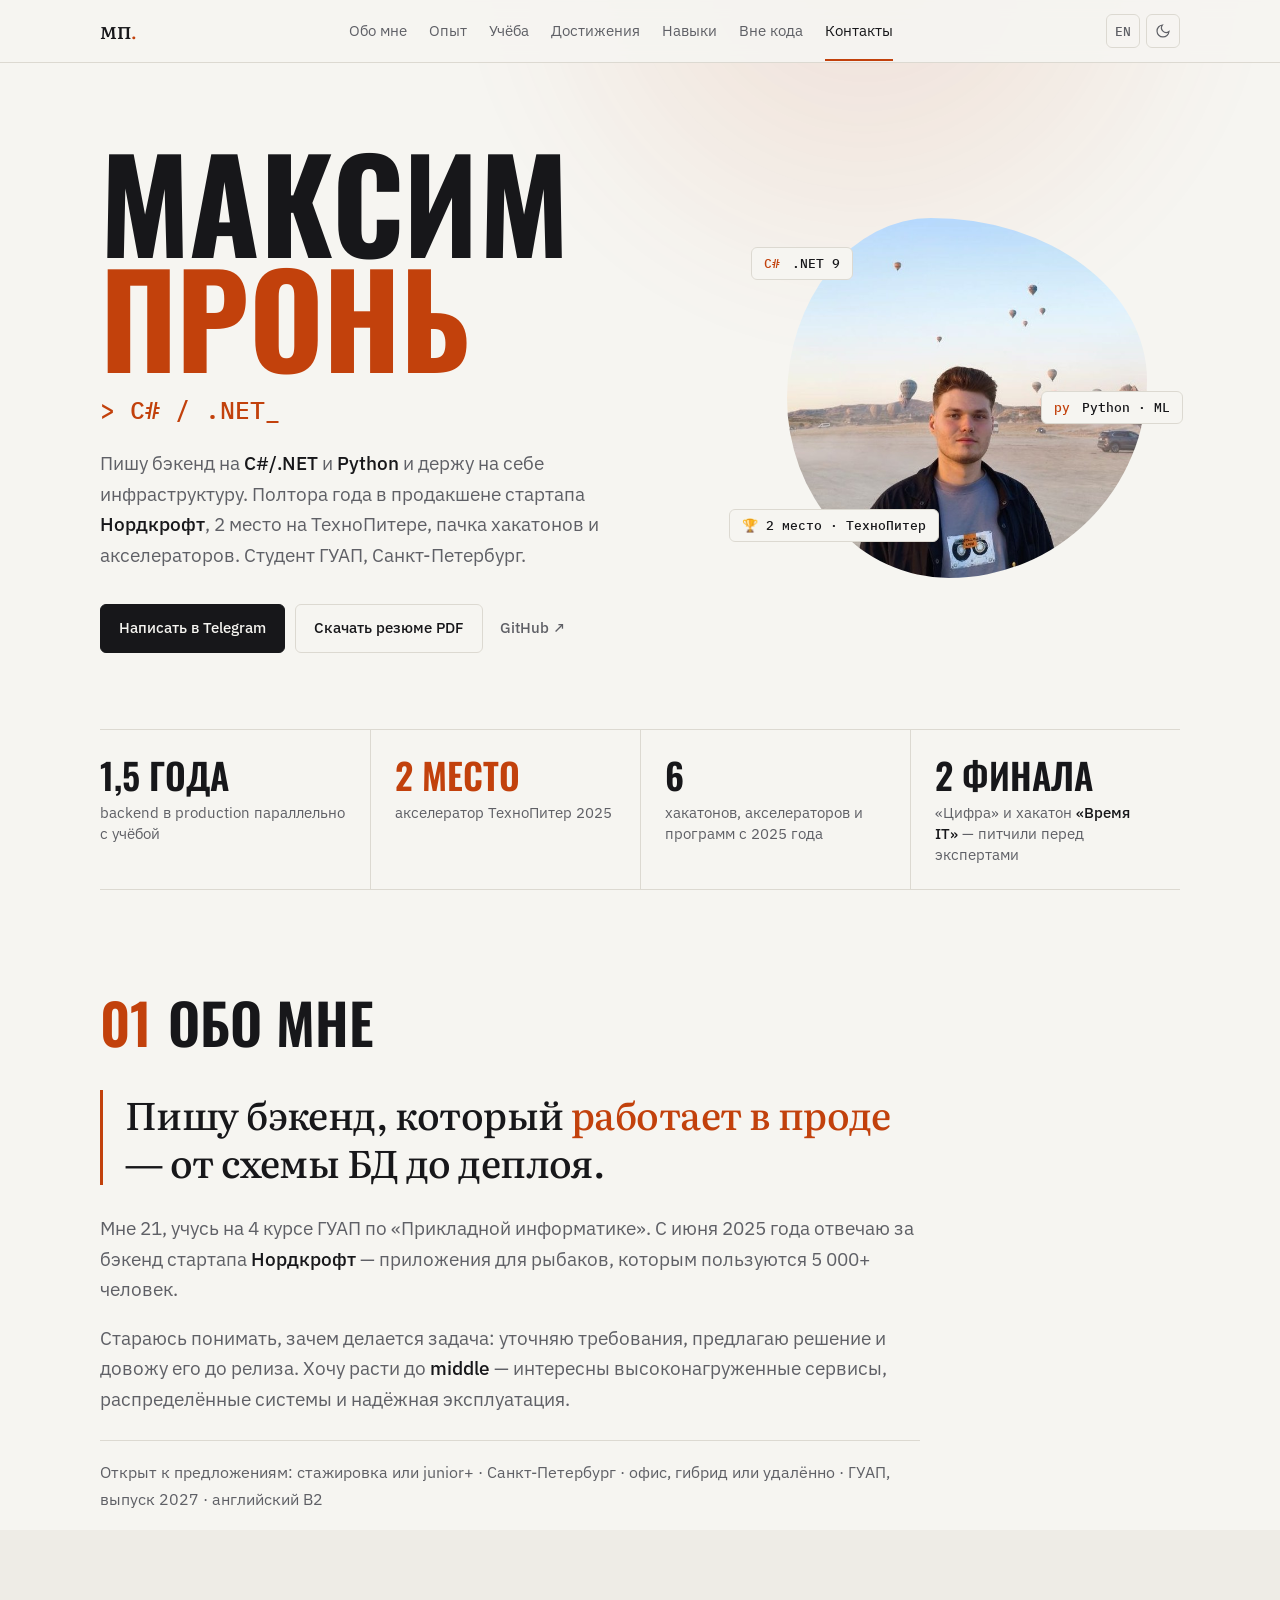
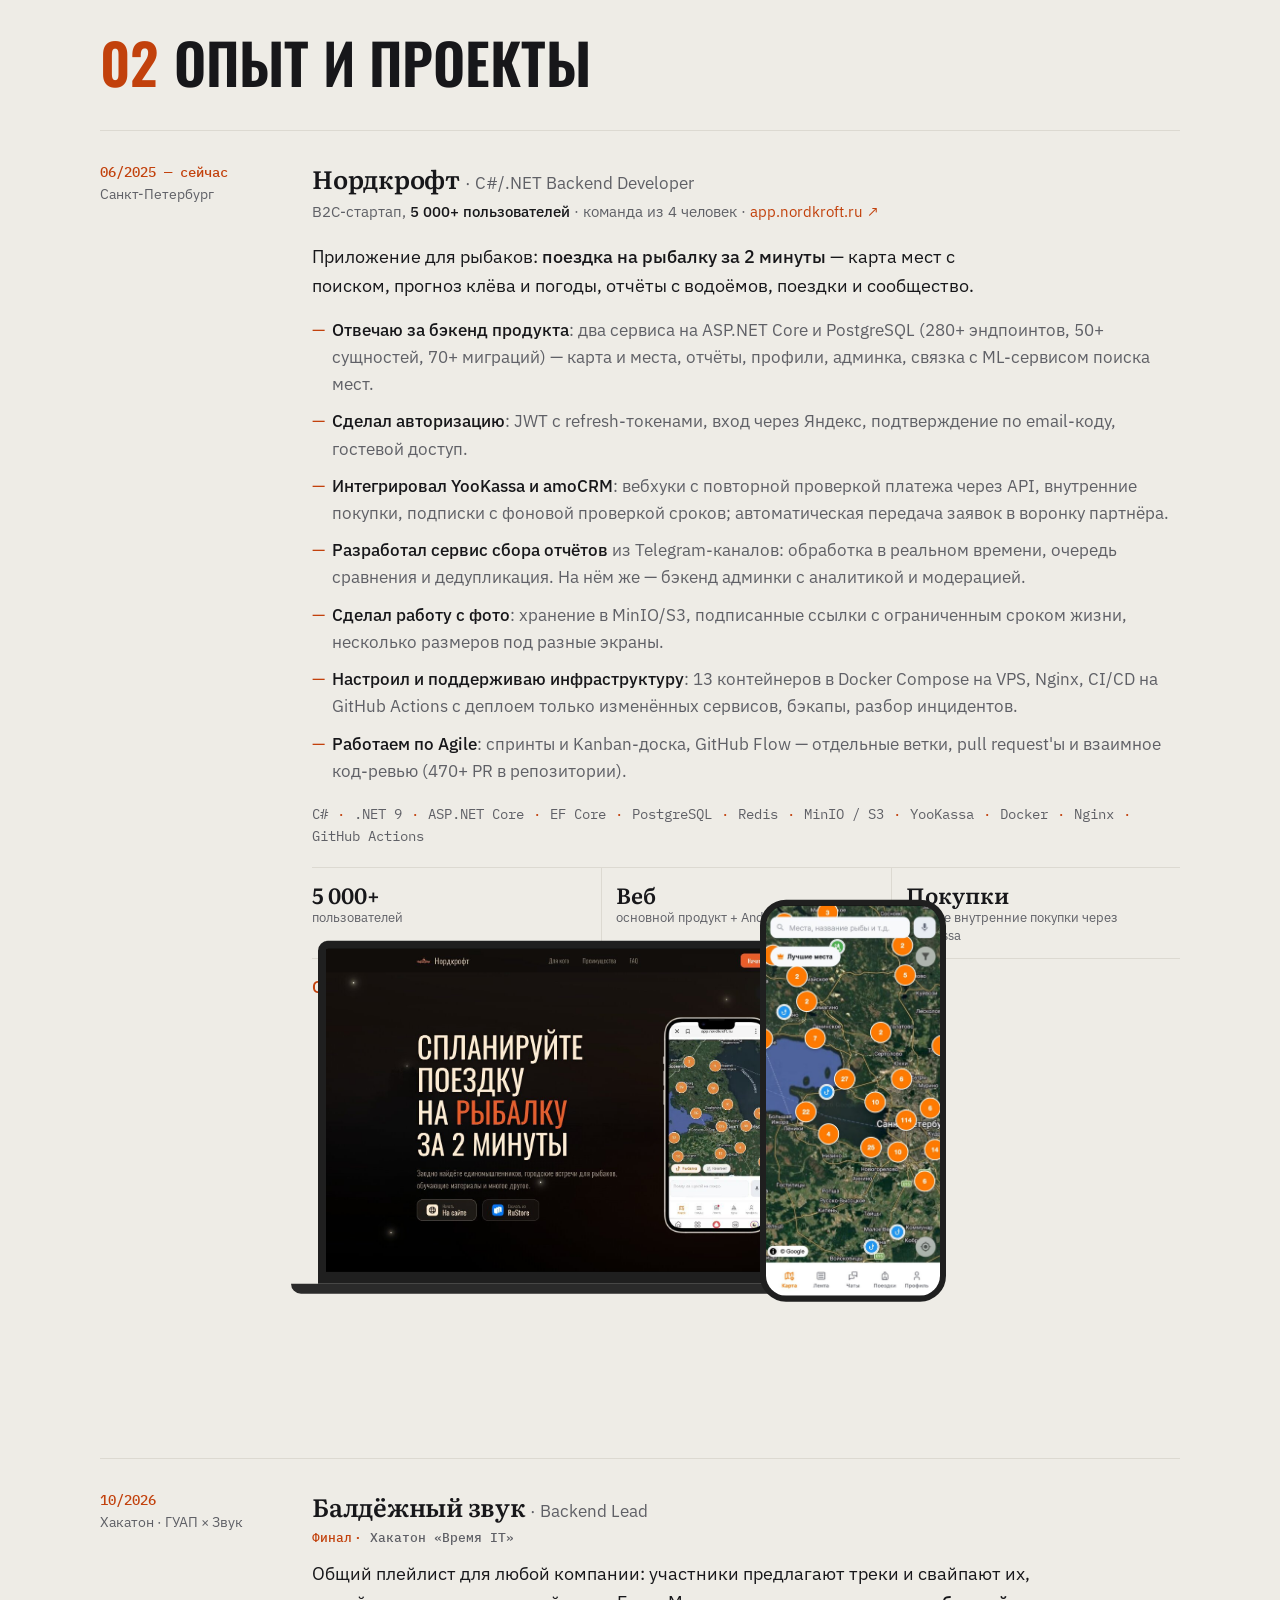
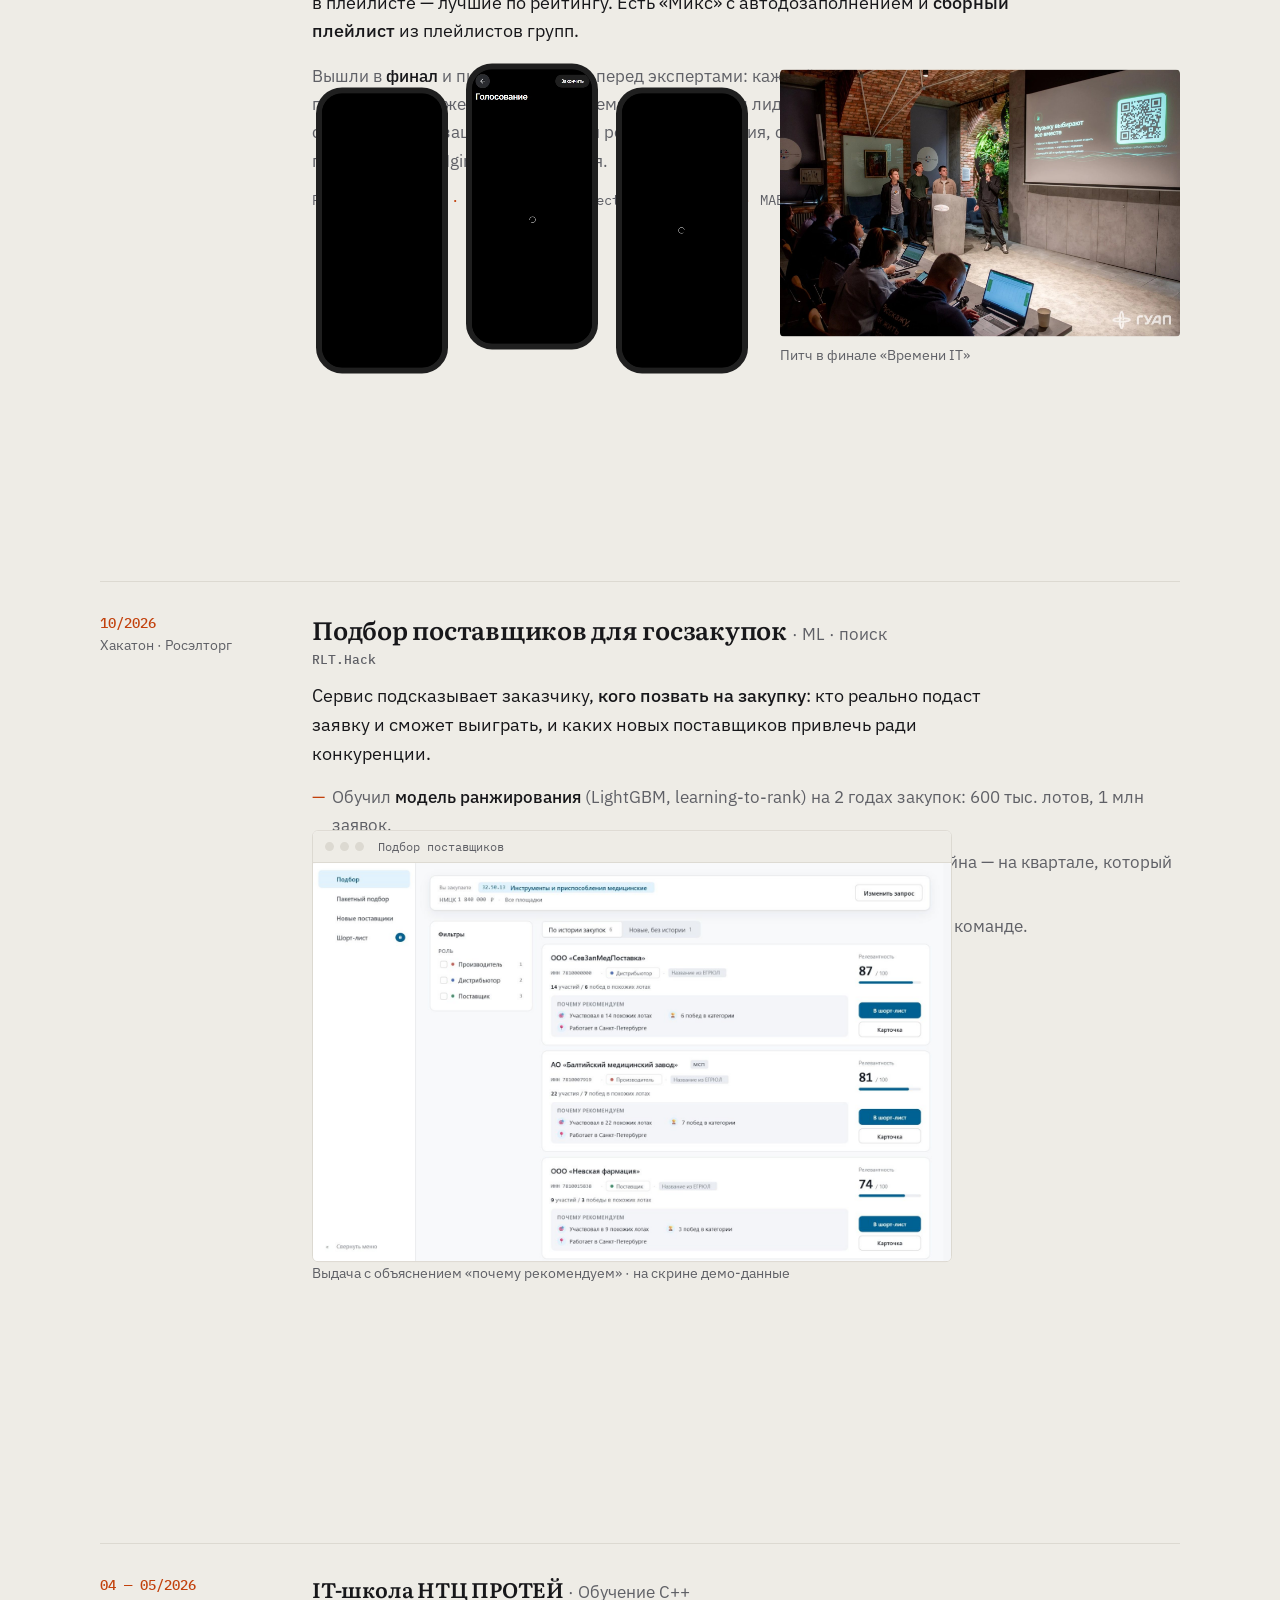
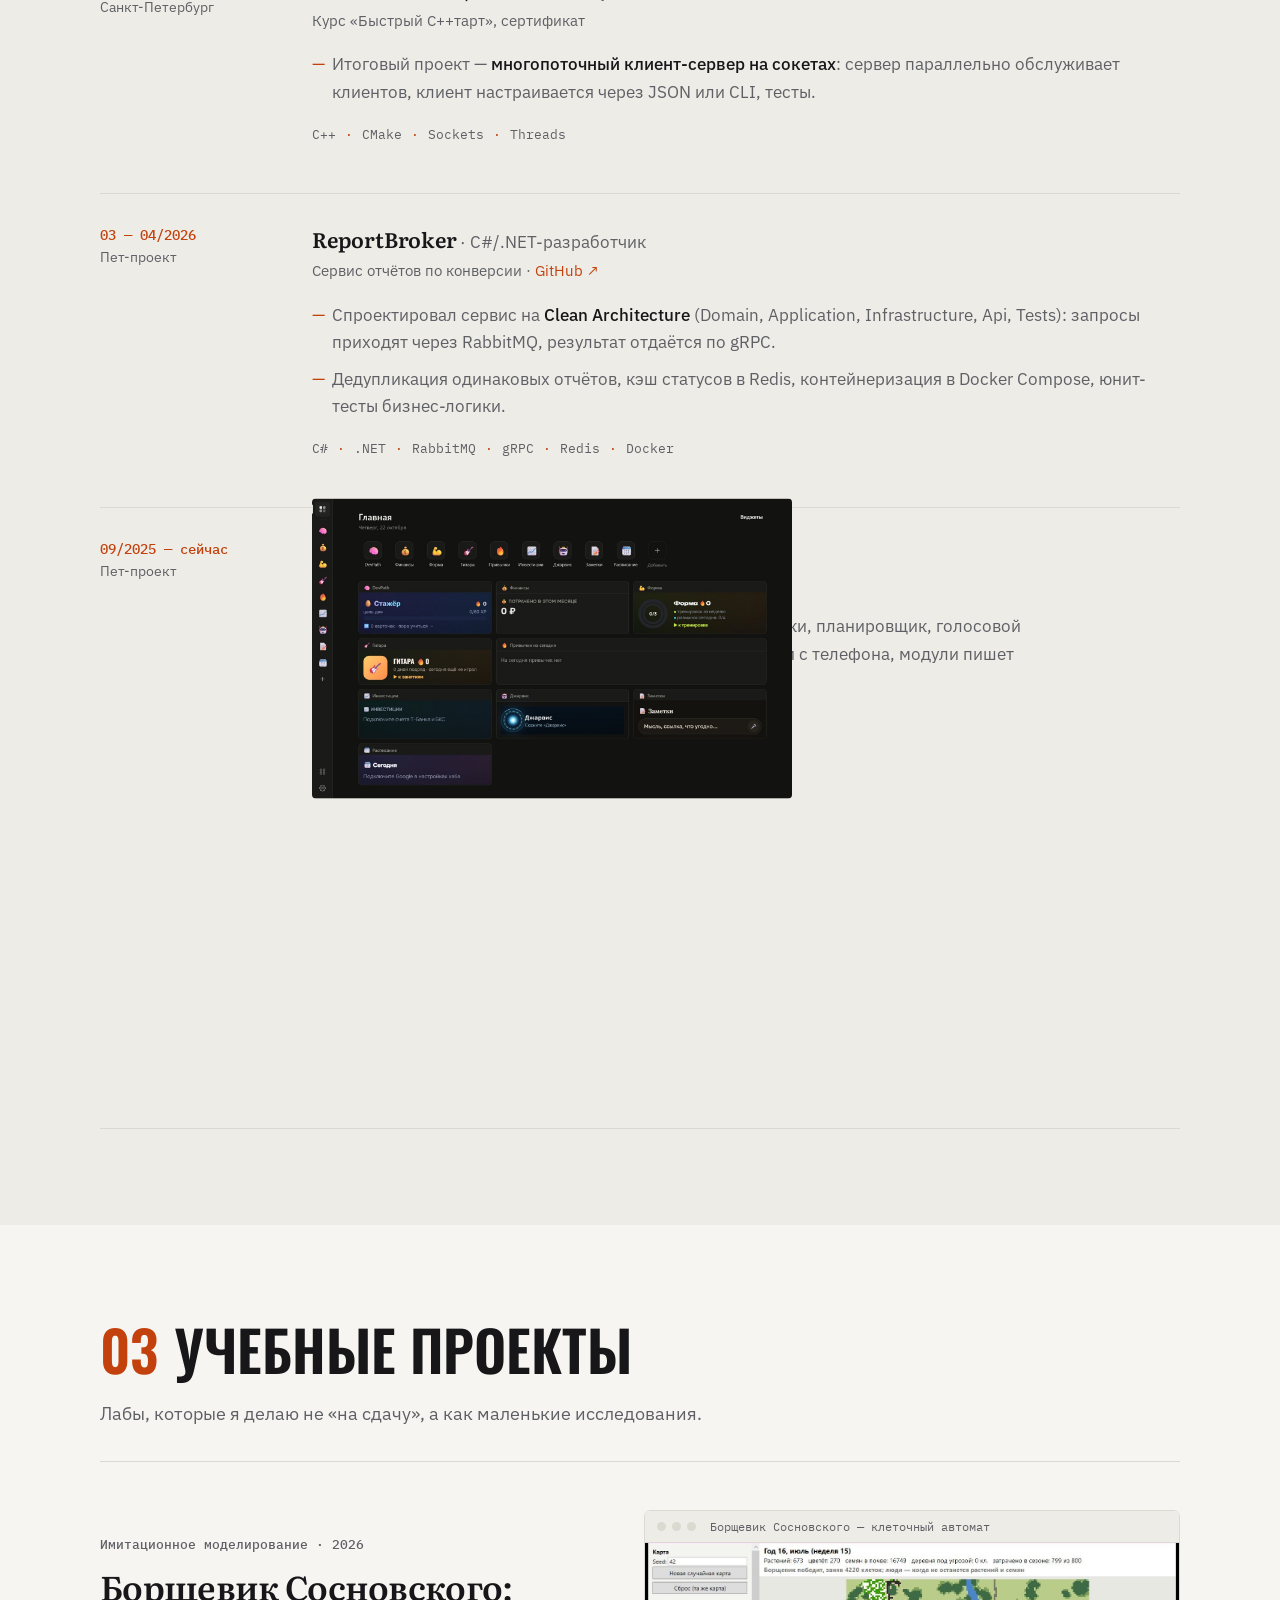
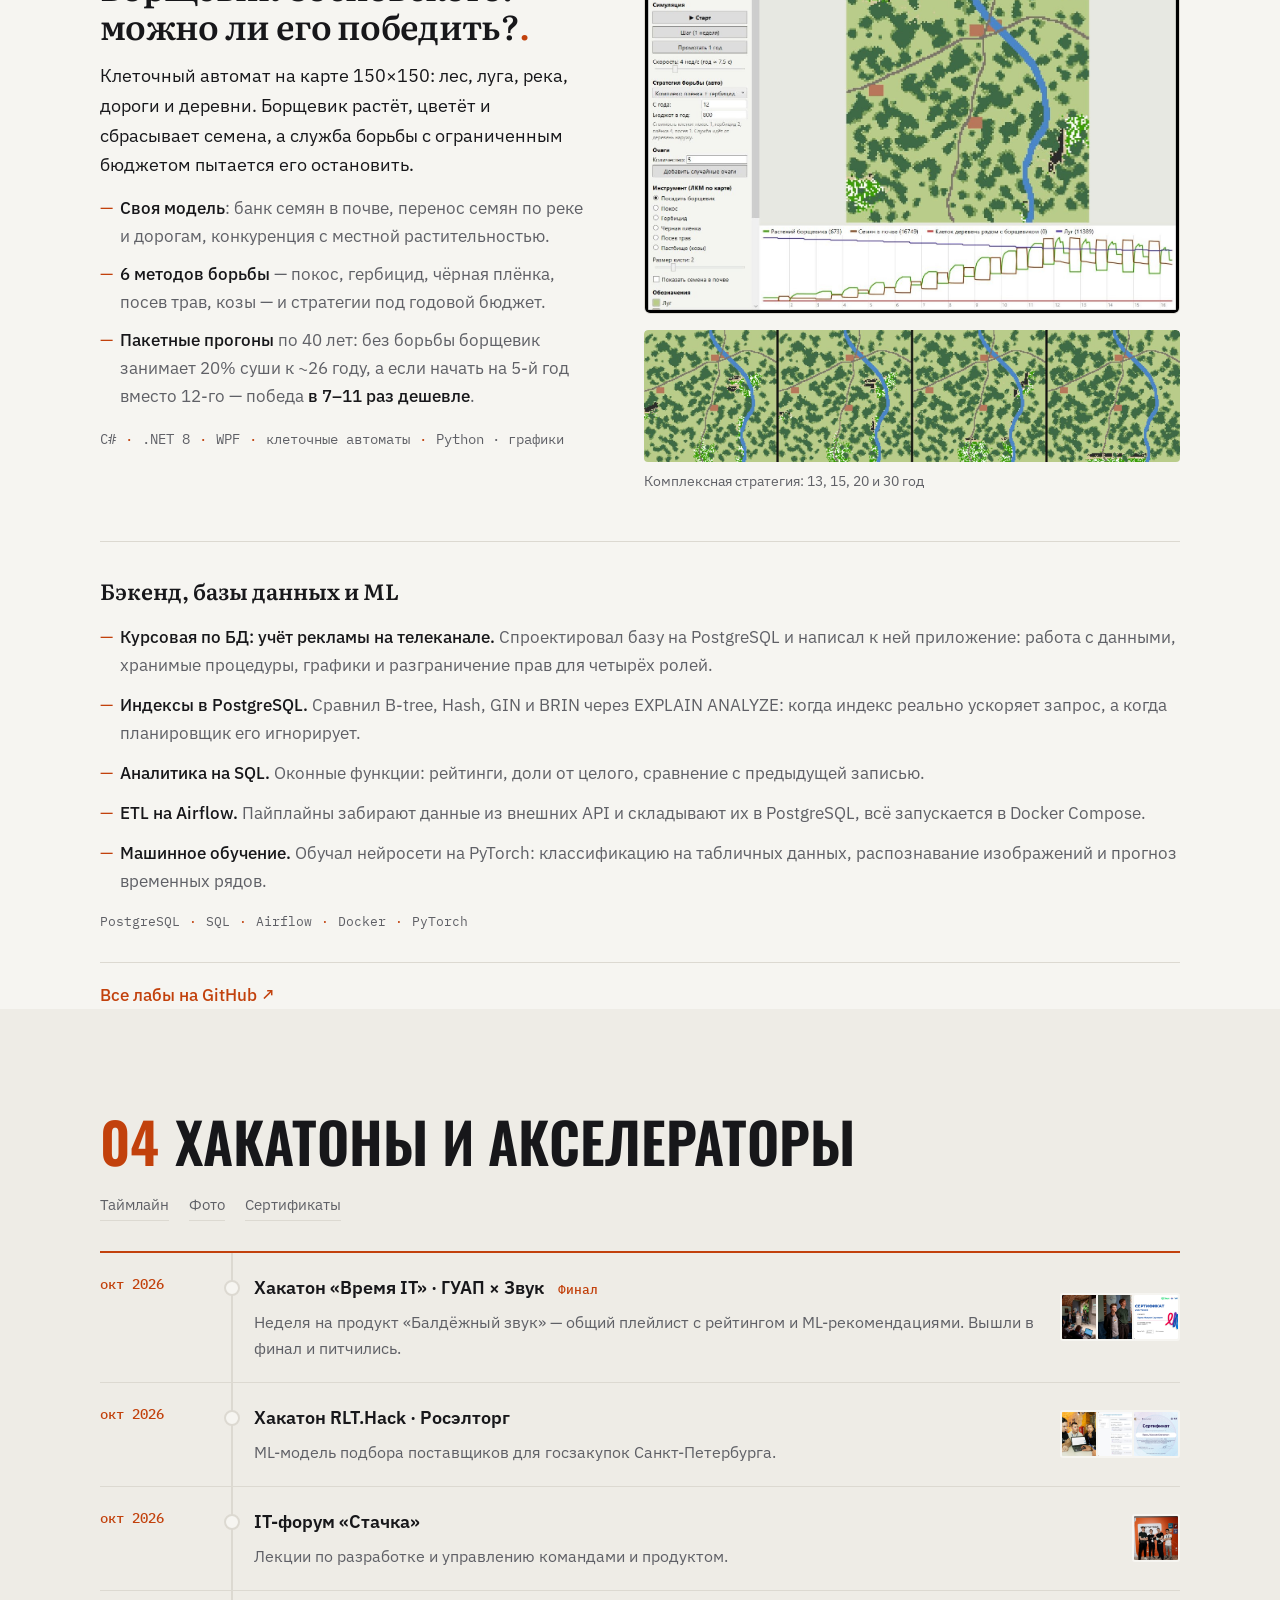
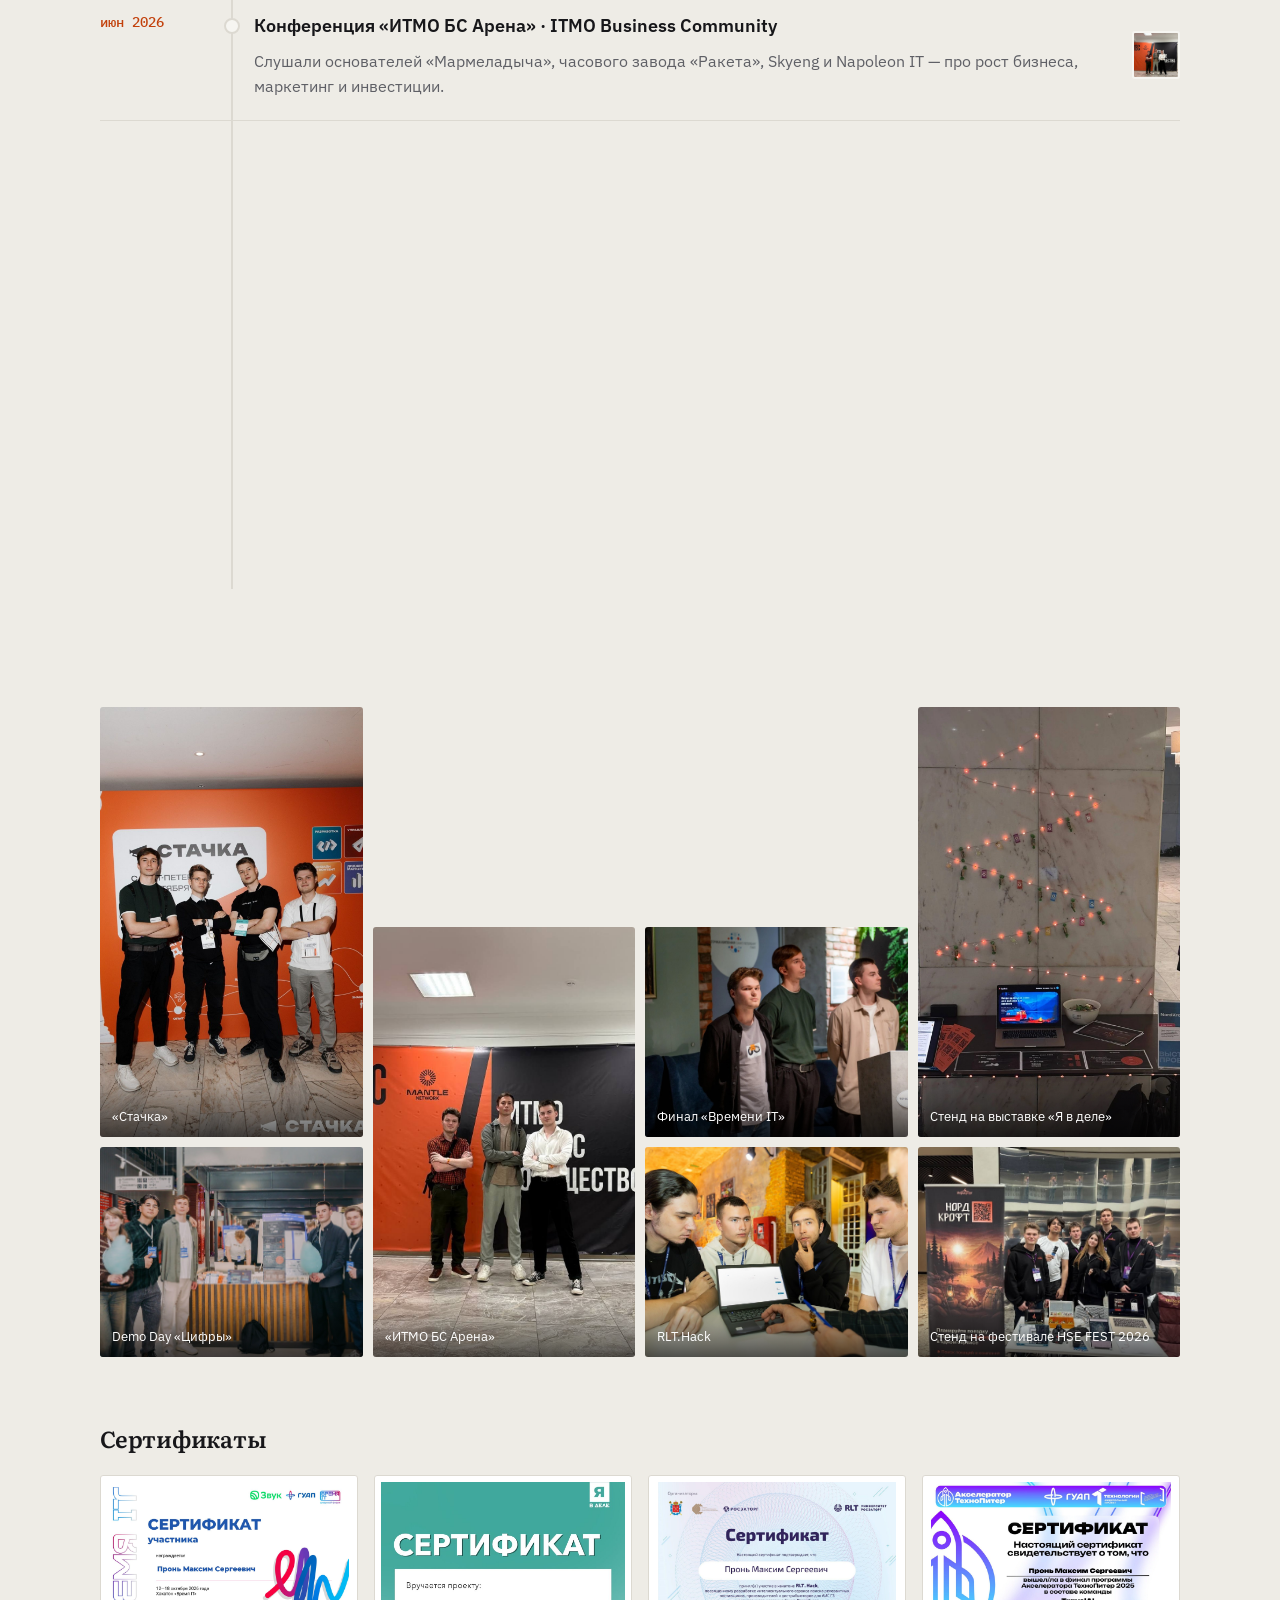
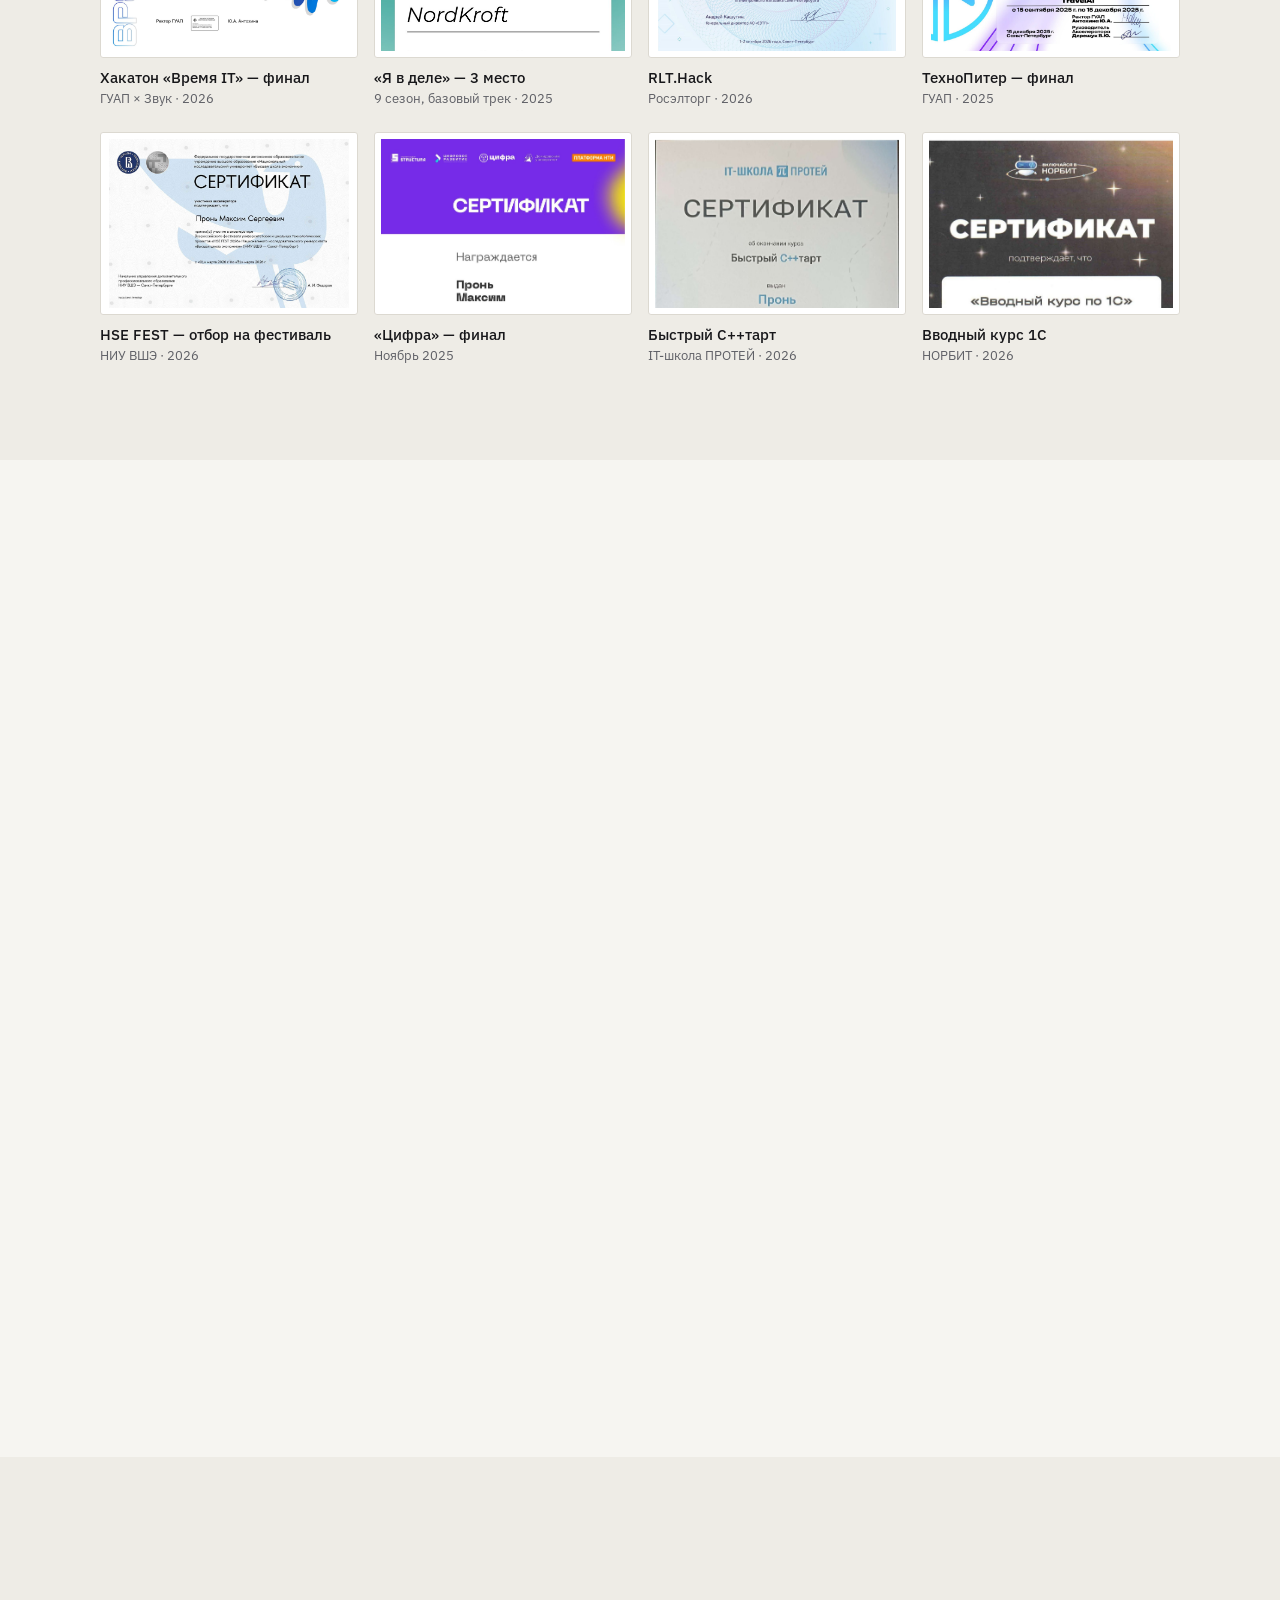
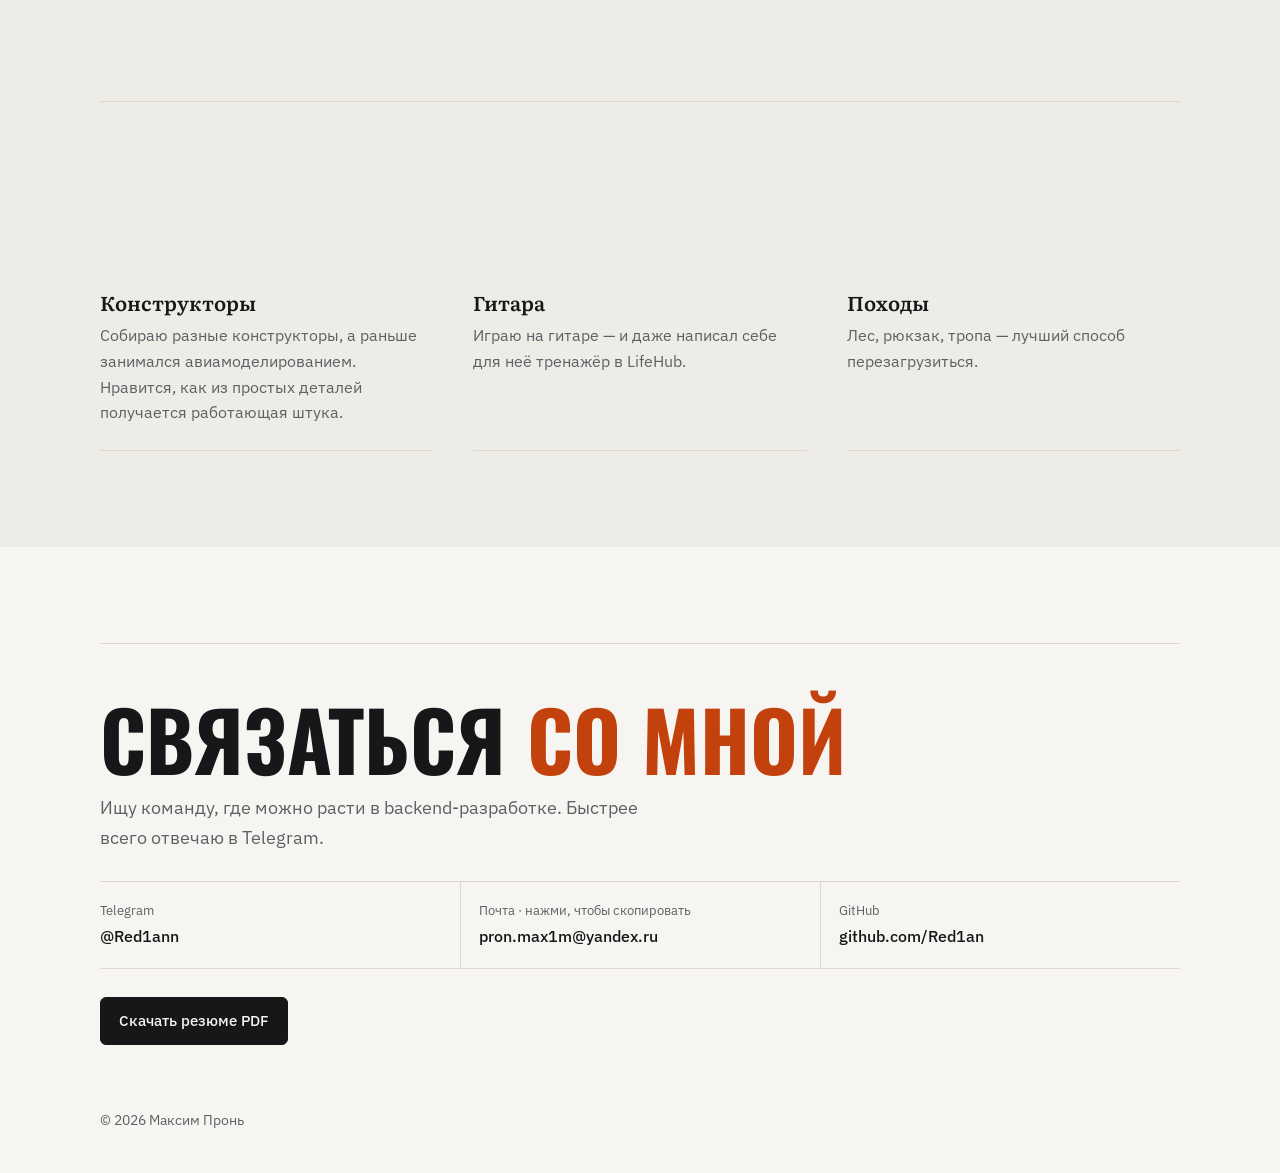
<file: index.html>
<!doctype html>
<html lang="ru">
<head>
<meta charset="utf-8">
<meta name="viewport" content="width=device-width, initial-scale=1">
<title>Максим Пронь — backend-разработчик</title>
<meta name="description" content="Максим Пронь — C#/.NET и Python backend-разработчик из Санкт-Петербурга. Проекты, хакатоны, опыт и контакты.">
<meta property="og:title" content="Максим Пронь — backend-разработчик">
<meta property="og:description" content="C# · .NET · Python. Бэкенд и инфраструктура стартапа Нордкрофт, хакатоны и акселераторы.">
<meta property="og:type" content="website">
<meta property="og:url" content="https://red1an.github.io/">
<meta property="og:site_name" content="Максим Пронь">
<meta property="og:locale" content="ru_RU">
<meta property="og:image" content="https://red1an.github.io/img/og.jpg">
<meta property="og:image:width" content="1200">
<meta property="og:image:height" content="630">
<meta property="og:image:alt" content="Максим Пронь — backend-разработчик, C# / .NET · Python">
<meta name="twitter:card" content="summary_large_image">
<meta name="twitter:image" content="https://red1an.github.io/img/og.jpg">
<meta name="theme-color" content="#0b0d10">
<link rel="alternate" hreflang="ru" href="https://red1an.github.io/">
<link rel="alternate" hreflang="en" href="https://red1an.github.io/en.html">
<link rel="icon" href="data:image/svg+xml,%3Csvg xmlns='http://www.w3.org/2000/svg' viewBox='0 0 64 64'%3E%3Crect width='64' height='64' rx='16' fill='%23ff7a45'/%3E%3Ctext x='32' y='43' font-family='Arial' font-weight='700' font-size='28' text-anchor='middle' fill='%230b0d10'%3EМП%3C/text%3E%3C/svg%3E">
<link rel="preconnect" href="https://fonts.googleapis.com">
<link rel="preconnect" href="https://fonts.gstatic.com" crossorigin>
<link href="https://fonts.googleapis.com/css2?family=Oswald:wght@500;600;700&family=Literata:opsz,wght@7..72,500;7..72,600;7..72,700&family=IBM+Plex+Sans:wght@400;500;600&family=IBM+Plex+Mono:wght@400;500&display=swap" rel="stylesheet">
<link rel="stylesheet" href="style.css?v=37">
</head>
<body>
<div class="progress" id="progress" aria-hidden="true"></div>
<div class="bg-glow" aria-hidden="true"></div>


<!-- ============ NAV ============ -->
<header class="nav" id="nav">
  <a class="nav-logo" href="#top">МП<span>.</span></a>
  <nav class="nav-links" id="navLinks">
    <a href="#about">Обо мне</a>
    <a href="#experience">Опыт</a>
    <a href="#labs">Учёба</a>
    <a href="#journey">Достижения</a>
    <a href="#skills">Навыки</a>
    <a href="#life">Вне кода</a>
    <a href="#contact">Контакты</a>
  </nav>
  <div class="nav-actions">
    <a class="icon-btn lang" href="en.html" hreflang="en" lang="en" aria-label="English version" title="English version">EN</a>
    <button class="icon-btn" id="themeBtn" aria-label="Сменить тему" title="Сменить тему">
      <svg class="i-sun" viewBox="0 0 24 24"><circle cx="12" cy="12" r="4"/><path d="M12 2v2M12 20v2M4.9 4.9l1.4 1.4M17.7 17.7l1.4 1.4M2 12h2M20 12h2M4.9 19.1l1.4-1.4M17.7 6.3l1.4-1.4"/></svg>
      <svg class="i-moon" viewBox="0 0 24 24"><path d="M21 12.8A9 9 0 1 1 11.2 3a7 7 0 0 0 9.8 9.8z"/></svg>
    </button>
    <button class="icon-btn burger" id="burger" aria-label="Меню"><span></span><span></span></button>
  </div>
</header>

<main id="top">

<!-- ============ HERO ============ -->
<section class="hero wrap">
  <div class="hero-text">
    <h1 class="hero-name reveal">Максим<br><span class="outline">Пронь</span></h1>
    <p class="hero-role reveal">
      <span class="mono">&gt;</span> <span id="typed" data-roles='["Backend-разработчик","C# / .NET","Python · FastAPI · ML","Docker · CI/CD · Linux","хакатонщик"]'>Backend-разработчик</span><span class="caret">_</span>
    </p>
    <p class="hero-lead reveal">
      Пишу бэкенд на <b>C#/.NET</b> и <b>Python</b> и держу на себе инфраструктуру.
      Полтора года в продакшене стартапа <b>Нордкрофт</b>, 2&nbsp;место на ТехноПитере,
      пачка хакатонов и акселераторов. Студент ГУАП, Санкт-Петербург.
    </p>
    <div class="hero-cta reveal">
      <a class="btn primary" href="https://t.me/Red1ann" target="_blank" rel="noopener">Написать в Telegram</a>
      <a class="btn" href="Pron_Maksim_CV.pdf" download>Скачать резюме&nbsp;PDF</a>
      <a class="btn ghost" href="https://github.com/Red1an" target="_blank" rel="noopener">GitHub ↗</a>
    </div>
  </div>
  <div class="hero-photo reveal">
    <div class="photo-frame">
      <img src="img/me.jpg" alt="Максим Пронь">
    </div>
    <div class="float-chip c1"><span class="mono">C#</span> .NET 9</div>
    <div class="float-chip c2">🏆 2 место · ТехноПитер</div>
    <div class="float-chip c3"><span class="mono">py</span> Python · ML</div>
  </div>
  <a class="scroll-hint" href="#about" aria-label="Листать вниз"><span></span></a>
</section>

<!-- ============ STATS ============ -->
<section class="wrap stats">
  <div class="stat reveal"><div class="stat-num"><span data-count="1.5" data-dec="1">0</span> года</div><div class="stat-label">backend в production параллельно с учёбой</div></div>
  <div class="stat reveal"><div class="stat-num accent">2 место</div><div class="stat-label">акселератор ТехноПитер 2025</div></div>
  <div class="stat reveal"><div class="stat-num"><span data-count="6">0</span></div><div class="stat-label">хакатонов, акселераторов и программ с 2025 года</div></div>
  <div class="stat reveal"><div class="stat-num"><span data-count="2">0</span> финала</div><div class="stat-label">«Цифра» и хакатон <b>«Время IT»</b> — питчили перед экспертами</div></div>
</section>

<!-- ============ ABOUT ============ -->
<section class="wrap section" id="about">
  <div class="section-head reveal"><span class="section-num">01</span><h2>Обо мне</h2></div>
  <div class="about-grid">
    <div class="about-text reveal">
      <p class="about-quote">Пишу бэкенд, который <em>работает в проде</em> — от схемы БД до деплоя.</p>
      <p>Мне 21, учусь на 4 курсе ГУАП по «Прикладной информатике». С июня 2025 года отвечаю за бэкенд стартапа
        <b>Нордкрофт</b> — приложения для рыбаков, которым пользуются 5 000+ человек.</p>
      <p>Стараюсь понимать, зачем делается задача: уточняю требования, предлагаю решение и довожу его до релиза.
        Хочу расти до <b>middle</b> — интересны высоконагруженные сервисы, распределённые системы и надёжная эксплуатация.</p>
      <p class="about-facts">Открыт к предложениям: стажировка или junior+ · Санкт-Петербург · офис, гибрид или удалённо · ГУАП, выпуск 2027 · английский B2</p>
    </div>
  </div>
</section>

<!-- ============ EXPERIENCE ============ -->
<section class="wrap section" id="experience">
  <div class="section-head reveal"><span class="section-num">02</span><h2>Опыт и проекты</h2></div>

  <article class="exp reveal">
    <div class="exp-side">
      <div class="exp-date">06/2025 — сейчас</div>
      <div class="exp-place">Санкт-Петербург</div>
    </div>
    <div class="exp-body">
      <div class="exp-title">Нордкрофт <span>· C#/.NET Backend Developer</span></div>
      <div class="exp-sub">B2C-стартап, <b>5 000+ пользователей</b> · команда из 4 человек · <a href="https://app.nordkroft.ru" target="_blank" rel="noopener">app.nordkroft.ru ↗</a></div>
      <p class="exp-lead">Приложение для рыбаков: <b>поездка на рыбалку за 2 минуты</b> — карта мест с поиском,
        прогноз клёва и погоды, отчёты с водоёмов, поездки и сообщество.</p>
      <ul class="bullets exp-list">
        <li><b>Отвечаю за бэкенд продукта</b>: два сервиса на ASP.NET Core и PostgreSQL (280+ эндпоинтов, 50+ сущностей, 70+ миграций) — карта и места, отчёты, профили, админка, связка с ML-сервисом поиска мест.</li>
        <li><b>Сделал авторизацию</b>: JWT с refresh-токенами, вход через Яндекс, подтверждение по email-коду, гостевой доступ.</li>
        <li><b>Интегрировал YooKassa и amoCRM</b>: вебхуки с повторной проверкой платежа через API, внутренние покупки, подписки с фоновой проверкой сроков; автоматическая передача заявок в воронку партнёра.</li>
        <li><b>Разработал сервис сбора отчётов</b> из Telegram-каналов: обработка в реальном времени, очередь сравнения и дедупликация. На нём же — бэкенд админки с аналитикой и модерацией.</li>
        <li><b>Сделал работу с фото</b>: хранение в MinIO/S3, подписанные ссылки с ограниченным сроком жизни, несколько размеров под разные экраны.</li>
        <li><b>Настроил и поддерживаю инфраструктуру</b>: 13 контейнеров в Docker Compose на VPS, Nginx, CI/CD на GitHub Actions с деплоем только изменённых сервисов, бэкапы, разбор инцидентов.</li>
        <li><b>Работаем по Agile</b>: спринты и Kanban-доска, GitHub Flow — отдельные ветки, pull request'ы и взаимное код-ревью (470+ PR в репозитории).</li>
      </ul>
      <div class="tags">
        <span>C#</span><span>.NET 9</span><span>ASP.NET Core</span><span>EF Core</span><span>PostgreSQL</span><span>Redis</span><span>MinIO / S3</span><span>YooKassa</span><span>Docker</span><span>Nginx</span><span>GitHub Actions</span>
      </div>
      <div class="nk-mini">
        <div><b><span data-count="5000">0</span>+</b><span>пользователей</span></div>
        <div><b>Веб</b><span>основной продукт + Android в RuStore</span></div>
        <div><b>Покупки</b><span>первые внутренние покупки через YooKassa</span></div>
      </div>
      <div class="project-links"><a class="link" href="https://app.nordkroft.ru" target="_blank" rel="noopener">Открыть приложение ↗</a><a class="link" href="https://www.rustore.ru/catalog/app/ru.nordkroft.app" target="_blank" rel="noopener">RuStore ↗</a></div>
      <div class="exp-media devices">
      <div class="laptop"><div class="laptop-screen"><img src="img/nk-landing.jpg" alt="Лендинг Нордкрофт" data-zoom></div><div class="laptop-base"></div></div>
      <div class="phone"><img src="img/nk-app-mobile.jpg" alt="Карта мест в приложении Нордкрофт" data-zoom></div>
    </div>
    </div>
  </article>
  <article class="exp reveal">
    <div class="exp-side">
      <div class="exp-date">10/2026</div>
      <div class="exp-place">Хакатон · ГУАП × Звук</div>
    </div>
    <div class="exp-body">
      <div class="exp-title">Балдёжный звук <span>· Backend Lead</span></div>
      <div class="exp-sub project-meta"><span class="pill accent">Финал</span><span class="pill">Хакатон «Время IT»</span></div>
      <p class="exp-lead">Общий плейлист для любой компании: участники предлагают треки и свайпают их,
        в плейлисте — лучшие по рейтингу. Есть «Микс» с автодозаполнением и <b>сборный плейлист</b> из плейлистов групп.</p>
      <p>Вышли в <b>финал</b> и питчили продукт перед экспертами: каждый из них сканировал QR и пробовал
        приложение прямо во время защиты. Я был лидом бэкенда — структура сервиса, авторизация, плейлисты
        и режимы вступления, сборные плейлисты с баллами групп, Docker + Nginx и презентация.</p>
      <div class="tags"><span>Python</span><span>FastAPI</span><span>PostgreSQL + pgvector</span><span>WebSocket</span><span>MAEST / MuLan</span><span>GigaChat</span><span>React</span><span>Docker</span></div>
      <div class="exp-media split">
      <div class="phones-row">
        <div class="phone sm"><video muted loop playsinline preload="none" poster="video/organizer.jpg" aria-label="Создание плейлиста и приглашение" data-inview><source src="video/organizer.webm" type="video/webm"><source src="video/organizer.mp4" type="video/mp4"></video></div>
        <div class="phone sm up"><video muted loop playsinline preload="none" poster="video/participant-a.jpg" aria-label="Голосование и рейтинг" data-inview><source src="video/participant-a.webm" type="video/webm"><source src="video/participant-a.mp4" type="video/mp4"></video></div>
        <div class="phone sm"><video muted loop playsinline preload="none" poster="video/small.jpg" aria-label="Микс: система подбирает похожие треки" data-inview><source src="video/small.webm" type="video/webm"><source src="video/small.mp4" type="video/mp4"></video></div>
      </div>
      <figure class="photo-card"><img src="img/vit-pitch.jpg" alt="Питч «Балдёжного звука» в финале хакатона" data-zoom><figcaption>Питч в финале «Времени IT»</figcaption></figure>
    </div>
    </div>
  </article>
  <article class="exp reveal">
    <div class="exp-side">
      <div class="exp-date">10/2026</div>
      <div class="exp-place">Хакатон · Росэлторг</div>
    </div>
    <div class="exp-body">
      <div class="exp-title">Подбор поставщиков для госзакупок <span>· ML · поиск</span></div>
      <div class="exp-sub project-meta"><span class="pill">RLT.Hack</span></div>
      <p class="exp-lead">Сервис подсказывает заказчику, <b>кого позвать на закупку</b>: кто реально подаст заявку
        и сможет выиграть, и каких новых поставщиков привлечь ради конкуренции.</p>
      <ul class="bullets exp-list">
        <li>Обучил <b>модель ранжирования</b> (LightGBM, learning-to-rank) на 2 годах закупок: 600 тыс. лотов, 1 млн заявок.</li>
        <li>Реальный победитель в нашем топ-10 в <b>53,5%</b> лотов против 31,4% у бейзлайна — на квартале, который модель не видела.</li>
        <li>Написал поиск с объяснением, почему компания в выдаче, и вёл процессы в команде.</li>
      </ul>
      <div class="tags"><span>Python</span><span>LightGBM</span><span>scikit-learn</span><span>pandas</span><span>FastAPI</span><span>PostgreSQL</span></div>
      <div class="project-links"><a class="link" href="https://github.com/Red1an/rlt_hakaton" target="_blank" rel="noopener">GitHub ↗</a></div>
      <div class="exp-media shot">
      <figure class="browser">
        <div class="browser-bar"><i></i><i></i><i></i><span>Подбор поставщиков</span></div>
        <img src="img/rlt-ui.jpg" alt="Интерфейс подбора поставщиков" data-zoom>
      </figure>
      <div class="caption">Выдача с объяснением «почему рекомендуем» · на скрине демо-данные</div>
    </div>
    </div>
  </article>
  <article class="exp exp-sm reveal">
    <div class="exp-side">
      <div class="exp-date">04 — 05/2026</div>
      <div class="exp-place">Санкт-Петербург</div>
    </div>
    <div class="exp-body">
      <div class="exp-title">IT-школа НТЦ ПРОТЕЙ <span>· Обучение C++</span></div>
      <div class="exp-sub">Курс «Быстрый C++тарт», сертификат</div>
      <ul class="bullets exp-list">
        <li>Итоговый проект — <b>многопоточный клиент-сервер на сокетах</b>: сервер параллельно обслуживает клиентов, клиент настраивается через JSON или CLI, тесты.</li>
      </ul>
      <div class="tags sm"><span>C++</span><span>CMake</span><span>Sockets</span><span>Threads</span></div>
    </div>
  </article>
  <article class="exp exp-sm reveal">
    <div class="exp-side">
      <div class="exp-date">03 — 04/2026</div>
      <div class="exp-place">Пет-проект</div>
    </div>
    <div class="exp-body">
      <div class="exp-title">ReportBroker <span>· C#/.NET-разработчик</span></div>
      <div class="exp-sub">Сервис отчётов по конверсии · <a href="https://github.com/Red1an/ReportBroker" target="_blank" rel="noopener">GitHub ↗</a></div>
      <ul class="bullets exp-list">
        <li>Спроектировал сервис на <b>Clean Architecture</b> (Domain, Application, Infrastructure, Api, Tests): запросы приходят через RabbitMQ, результат отдаётся по gRPC.</li>
        <li>Дедупликация одинаковых отчётов, кэш статусов в Redis, контейнеризация в Docker Compose, юнит-тесты бизнес-логики.</li>
      </ul>
      <div class="tags sm"><span>C#</span><span>.NET</span><span>RabbitMQ</span><span>gRPC</span><span>Redis</span><span>Docker</span></div>
    </div>
  </article>
  <article class="exp exp-sm reveal">
    <div class="exp-side">
      <div class="exp-date">09/2025 — сейчас</div>
      <div class="exp-place">Пет-проект</div>
    </div>
    <div class="exp-body">
      <div class="exp-title">LifeHub <span>· TypeScript · Node.js</span></div>
      <div class="exp-sub project-meta">Личный хаб мини-приложений</div>
      <p>Личный хаб мини-приложений: финансы, заметки, привычки, планировщик, голосовой помощник «Джарвис»
        и <b>тренажёр гитары</b>. Работает на ПК и с телефона, модули пишет нейросеть по SDK хаба.</p>
      <div class="tags sm"><span>TypeScript</span><span>Node.js</span><span>React</span><span>SQLite</span></div>
      <div class="project-links"><a class="link" href="https://github.com/Red1an/LifeHub" target="_blank" rel="noopener">GitHub ↗</a></div>
      <figure class="exp-media shot"><img src="img/lifehub.jpg" alt="Главный экран LifeHub" data-zoom loading="lazy"></figure>
    </div>
  </article>
</section>

<!-- ============ LABS ============ -->
<section class="wrap section" id="labs">
  <div class="section-head reveal"><span class="section-num">03</span><h2>Учебные проекты</h2></div>
  <p class="section-lead reveal">Лабы, которые я делаю не «на сдачу», а как маленькие исследования.</p>

  <article class="project feature lab reveal">
    <div class="project-info">
      <div class="project-meta"><span class="pill">Имитационное моделирование · 2026</span></div>
      <h3>Борщевик Сосновского: можно ли его победить?</h3>
      <p class="project-lead">Клеточный автомат на карте 150×150: лес, луга, река, дороги и деревни.
        Борщевик растёт, цветёт и сбрасывает семена, а служба борьбы с ограниченным бюджетом пытается его остановить.</p>
      <ul class="bullets">
        <li><b>Своя модель</b>: банк семян в почве, перенос семян по реке и дорогам, конкуренция с местной растительностью.</li>
        <li><b>6 методов борьбы</b> — покос, гербицид, чёрная плёнка, посев трав, козы — и стратегии под годовой бюджет.</li>
        <li><b>Пакетные прогоны</b> по 40 лет: без борьбы борщевик занимает 20% суши к ~26 году, а если начать на 5-й год вместо 12-го — победа <b>в 7–11 раз дешевле</b>.</li>
      </ul>
      <div class="tags"><span>C#</span><span>.NET 8</span><span>WPF</span><span>клеточные автоматы</span><span>Python · графики</span></div>
    </div>
    <div class="project-visual stack">
      <figure class="browser win">
        <div class="browser-bar"><i></i><i></i><i></i><span>Борщевик Сосновского — клеточный автомат</span></div>
        <img src="img/borsch-app.jpg" alt="Окно симуляции распространения борщевика" data-zoom>
      </figure>
      <figure class="photo-card strip"><img src="img/borsch-maps.jpg" alt="Карта по годам при комплексной борьбе" data-zoom><figcaption>Комплексная стратегия: 13, 15, 20 и 30 год</figcaption></figure>
    </div>
  </article>

  <article class="card lab-group single reveal">
    <div class="lab-group-head"><h4>Бэкенд, базы данных и ML</h4></div>
    <ul class="lab-list">
      <li><b>Курсовая по БД: учёт рекламы на телеканале.</b> Спроектировал базу на PostgreSQL и написал к ней приложение: работа с данными, хранимые процедуры, графики и разграничение прав для четырёх ролей.</li>
      <li><b>Индексы в PostgreSQL.</b> Сравнил B-tree, Hash, GIN и BRIN через EXPLAIN ANALYZE: когда индекс реально ускоряет запрос, а когда планировщик его игнорирует.</li>
      <li><b>Аналитика на SQL.</b> Оконные функции: рейтинги, доли от целого, сравнение с предыдущей записью.</li>
      <li><b>ETL на Airflow.</b> Пайплайны забирают данные из внешних API и складывают их в PostgreSQL, всё запускается в Docker Compose.</li>
      <li><b>Машинное обучение.</b> Обучал нейросети на PyTorch: классификацию на табличных данных, распознавание изображений и прогноз временных рядов.</li>
    </ul>
    <div class="tags sm"><span>PostgreSQL</span><span>SQL</span><span>Airflow</span><span>Docker</span><span>PyTorch</span></div>
  </article>
  <div class="labs-more reveal"><a class="link" href="https://github.com/Red1an/PythonScripts" target="_blank" rel="noopener">Все лабы на GitHub ↗</a></div>
</section>

<!-- ============ JOURNEY ============ -->
<section class="wrap section" id="journey">
  <div class="section-head reveal"><span class="section-num">04</span><h2>Хакатоны и акселераторы</h2></div>
  <nav class="jump reveal" aria-label="Разделы достижений">
    <a href="#timeline">Таймлайн</a><a href="#photos">Фото</a><a href="#certs-title">Сертификаты</a>
  </nav>

  <div class="timeline" id="timeline">
    <div class="tl-item reveal">
      <div class="tl-date">окт 2026</div>
      <div class="tl-card" data-photos="img/vit-pitch.jpg|Питч в финале;img/vit-team.jpg|Команда в финале;img/vremyait.jpg|Сертификат" data-title="Хакатон «Время IT» · ГУАП × Звук">
        <div class="tl-head"><h4>Хакатон «Время IT» · ГУАП × Звук</h4><span class="pill accent">Финал</span></div>
        <p>Неделя на продукт «Балдёжный звук» — общий плейлист с рейтингом и ML-рекомендациями. Вышли в финал и питчились.</p>
      </div>
    </div>
    <div class="tl-item reveal">
      <div class="tl-date">окт 2026</div>
      <div class="tl-card" data-photos="img/photo-rlt.jpg|Команда на хакатоне;img/rlt-ui.jpg|Интерфейс сервиса (демо-данные);img/rlthack.jpg|Сертификат" data-title="Хакатон RLT.Hack · Росэлторг">
        <div class="tl-head"><h4>Хакатон RLT.Hack · Росэлторг</h4></div>
        <p>ML-модель подбора поставщиков для госзакупок Санкт-Петербурга.</p>
      </div>
    </div>
    <div class="tl-item reveal">
      <div class="tl-date">окт 2026</div>
      <div class="tl-card" data-photos="img/photo-stachka.jpg|На форуме" data-title="IT-форум «Стачка»">
        <div class="tl-head"><h4>IT-форум «Стачка»</h4></div>
        <p>Лекции по разработке и управлению командами и продуктом.</p>
      </div>
    </div>
    <div class="tl-item reveal">
      <div class="tl-date">июн 2026</div>
      <div class="tl-card" data-photos="img/photo-itmo.jpg|На конференции" data-title="Конференция «ИТМО БС Арена» · ITMO Business Community">
        <div class="tl-head"><h4>Конференция «ИТМО БС Арена» · ITMO Business Community</h4></div>
        <p>Слушали основателей «Мармеладыча», часового завода «Ракета», Skyeng и Napoleon IT — про рост бизнеса, маркетинг и инвестиции.</p>
      </div>
    </div>
    <div class="tl-item reveal">
      <div class="tl-date">мар 2026</div>
      <div class="tl-card" data-photos="img/photo-hse.jpg|Стенд Нордкрофта на фестивале;img/hse.jpg|Сертификат" data-title="Акселератор HSE FEST 2026 · НИУ ВШЭ">
        <div class="tl-head"><h4>Акселератор HSE FEST 2026 · НИУ ВШЭ</h4><span class="pill new">Прошли отбор</span></div>
        <p>Месяц акселерации, затем отбор на фестиваль — там представили Нордкрофт на стенде с демо приложения.</p>
      </div>
    </div>
    <div class="tl-item reveal">
      <div class="tl-date">дек 2025</div>
      <div class="tl-card" data-photos="img/photo-stand.jpg|Стенд на выставке;img/yavdele.jpg|Сертификат" data-title="Предпринимательский курс «Я в деле» · 9 сезон">
        <div class="tl-head"><h4>Предпринимательский курс «Я в деле» · 9 сезон</h4><span class="pill accent">3 место</span></div>
        <p>Федеральная программа развития молодёжного предпринимательства: 3 место в базовом треке. На выставке проектов показывали Нордкрофт на стенде — демо, бизнес-модель и цели до 2028 года.</p>
      </div>
    </div>
    <div class="tl-item reveal">
      <div class="tl-date">дек 2025</div>
      <div class="tl-card" data-photos="img/photo-technopiter.jpg|Финал — 2 место;img/technopiter.jpg|Сертификат" data-title="Акселератор ТехноПитер · ГУАП">
        <div class="tl-head"><h4>Акселератор ТехноПитер · ГУАП</h4><span class="pill accent">2 место</span></div>
        <p>Три месяца акселерации, на финале показывали работающий продукт, а не макеты.</p>
      </div>
    </div>
    <div class="tl-item reveal">
      <div class="tl-date">ноя 2025</div>
      <div class="tl-card" data-photos="img/photo-cifra.jpg|Demo Day;img/cifra.jpg|Сертификат" data-title="Всероссийская программа «Цифра»">
        <div class="tl-head"><h4>Всероссийская программа «Цифра»</h4><span class="pill blue">Финал</span></div>
        <p>Вышли в финал и защищали проект на Demo Day.</p>
      </div>
    </div>
  </div>

  <h3 class="sub-title reveal" id="photos">С мероприятий</h3>
  <div class="gallery">
    <figure class="g-item reveal" style="grid-area:b"><img src="img/photo-technopiter.jpg" alt="Финал ТехноПитера" data-zoom loading="lazy"><figcaption>Финал ТехноПитера — 2 место</figcaption></figure>
    <figure class="g-item reveal" style="grid-area:a"><img src="img/photo-stachka.jpg" alt="Форум «Стачка»" data-zoom loading="lazy"><figcaption>«Стачка»</figcaption></figure>
    <figure class="g-item reveal" style="grid-area:e"><img src="img/vit-team.jpg" alt="Команда в финале «Времени IT»" data-zoom loading="lazy"><figcaption>Финал «Времени IT»</figcaption></figure>
    <figure class="g-item reveal" style="grid-area:f"><img src="img/photo-cifra.jpg" alt="Demo Day «Цифры»" data-zoom loading="lazy"><figcaption>Demo Day «Цифры»</figcaption></figure>
    <figure class="g-item reveal" style="grid-area:c"><img src="img/photo-stand.jpg" alt="Стенд на «Я в деле»" data-zoom loading="lazy"><figcaption>Стенд на выставке «Я в деле»</figcaption></figure>
    <figure class="g-item reveal" style="grid-area:g"><img src="img/photo-rlt.jpg" alt="Команда на RLT.Hack" data-zoom loading="lazy"><figcaption>RLT.Hack</figcaption></figure>
    <figure class="g-item reveal" style="grid-area:d"><img src="img/photo-itmo.jpg" alt="Команда на конференции «ИТМО БС Арена»" data-zoom loading="lazy"><figcaption>«ИТМО БС Арена»</figcaption></figure>
    <figure class="g-item reveal" style="grid-area:h"><img src="img/photo-hse.jpg" alt="Стенд на HSE FEST" data-zoom loading="lazy"><figcaption>Стенд на фестивале HSE FEST 2026</figcaption></figure>
  </div>

  <h3 class="sub-title reveal" id="certs-title">Сертификаты</h3>
  <div class="certs" id="certs">
    <button class="cert reveal" data-src="img/vremyait.jpg"><img src="img/vremyait.jpg" alt="" loading="lazy"><span>Хакатон «Время IT» — финал<small>ГУАП × Звук · 2026</small></span></button>
    <button class="cert portrait reveal" data-src="img/yavdele.jpg"><img src="img/yavdele.jpg" alt="" loading="lazy"><span>«Я в деле» — 3 место<small>9 сезон, базовый трек · 2025</small></span></button>
    <button class="cert reveal" data-src="img/rlthack.jpg"><img src="img/rlthack.jpg" alt="" loading="lazy"><span>RLT.Hack<small>Росэлторг · 2026</small></span></button>
    <button class="cert reveal" data-src="img/technopiter.jpg"><img src="img/technopiter.jpg" alt="" loading="lazy"><span>ТехноПитер — финал<small>ГУАП · 2025</small></span></button>
    <button class="cert reveal" data-src="img/hse.jpg"><img src="img/hse.jpg" alt="" loading="lazy"><span>HSE FEST — отбор на фестиваль<small>НИУ ВШЭ · 2026</small></span></button>
    <button class="cert portrait reveal" data-src="img/cifra.jpg"><img src="img/cifra.jpg" alt="" loading="lazy"><span>«Цифра» — финал<small>Ноябрь 2025</small></span></button>
    <button class="cert portrait reveal" data-src="img/protei.jpg"><img src="img/protei.jpg" alt="" loading="lazy"><span>Быстрый C++тарт<small>IT-школа ПРОТЕЙ · 2026</small></span></button>
    <button class="cert portrait reveal" data-src="img/norbit.jpg"><img src="img/norbit.jpg" alt="" loading="lazy"><span>Вводный курс 1С<small>НОРБИТ · 2026</small></span></button>
  </div>
</section>

<!-- ============ SKILLS ============ -->
<section class="wrap section" id="skills">
  <div class="section-head reveal"><span class="section-num">05</span><h2>Навыки</h2></div>
  <dl class="skill-rows reveal">
    <div><dt>Языки</dt><dd>C#, Python, SQL, TypeScript, C++</dd></div>
    <div><dt>.NET</dt><dd>ASP.NET Core, EF Core, LINQ, async/await, gRPC, Clean Architecture, Unit Testing</dd></div>
    <div><dt>Python и ML</dt><dd>FastAPI, SQLAlchemy, pandas, NumPy, LightGBM, scikit-learn</dd></div>
    <div><dt>Данные и очереди</dt><dd>PostgreSQL, Redis, RabbitMQ, S3 / MinIO, pgvector, MS SQL</dd></div>
    <div><dt>Инфраструктура</dt><dd>Docker, Docker Compose, Nginx, Linux, GitHub Actions, SSL/TLS</dd></div>
    <div><dt>API и интеграции</dt><dd>REST, JWT / OAuth, Swagger, WebSocket, YooKassa, amoCRM</dd></div>
    <div><dt>Процессы</dt><dd>Git, GitHub Flow, code review, Agile / Kanban, Postman</dd></div>
    <div><dt>AI в работе</dt><dd>Claude Code, LLM в продуктах, GigaChat API</dd></div>
  </dl>

  <div class="edu reveal">
    <h3 class="sub-title">Образование и курсы</h3>
    <ul class="edu-list">
      <li><b>ГУАП</b> — Институт информационных технологий и программирования, «Прикладная информатика» <span>2027</span></li>
      <li><b>IT-школа ПРОТЕЙ</b> — «Быстрый C++тарт» <span>2026</span></li>
      <li><b>НОРБИТ</b> — «Вводный курс по 1С» <span>2026</span></li>
      <li><b>Udemy</b> — Complete C# Masterclass <span>2023</span></li>
    </ul>
  </div>
</section>

<!-- ============ LIFE ============ -->
<section class="wrap section" id="life">
  <div class="section-head reveal"><span class="section-num">06</span><h2>Вне кода</h2></div>
  <p class="section-lead reveal">Что ещё про меня стоит знать.</p>
  <div class="life-grid">
    <article class="life-card big reveal">
      <h4>Разбираться, как всё устроено</h4>
      <p>Люблю докопаться до того, как что-то работает внутри, и найти лучшее решение в рамках ограничений: самое удачное железо за свой бюджет, самую простую архитектуру под задачу.</p>
    </article>
    <article class="life-card reveal">
      <h4>Шахматы</h4>
      <p>Люблю играть в шахматы — нравится считать варианты на несколько ходов вперёд.</p>
    </article>
    <article class="life-card reveal">
      <h4>Конструкторы</h4>
      <p>Собираю разные конструкторы, а раньше занимался авиамоделированием. Нравится, как из простых деталей получается работающая штука.</p>
    </article>
    <article class="life-card reveal">
      <h4>Гитара</h4>
      <p>Играю на гитаре — и даже написал себе для неё тренажёр в LifeHub.</p>
    </article>
    <article class="life-card reveal">
      <h4>Походы</h4>
      <p>Лес, рюкзак, тропа — лучший способ перезагрузиться.</p>
    </article>
  </div>
</section>

<!-- ============ CONTACT ============ -->
<section class="wrap section contact" id="contact">
  <div class="contact-box reveal">
    <h2>Связаться <em>со мной</em></h2>
    <p>Ищу команду, где можно расти в backend-разработке. Быстрее всего отвечаю в Telegram.</p>
    <div class="contact-links">
      <a class="contact-item" href="https://t.me/Red1ann" target="_blank" rel="noopener"><span class="ck">Telegram</span><span class="cv">@Red1ann</span></a>
      <button class="contact-item" id="copyMail" data-mail="pron.max1m@yandex.ru"><span class="ck">Почта · нажми, чтобы скопировать</span><span class="cv">pron.max1m@yandex.ru</span></button>
      <a class="contact-item" href="https://github.com/Red1an" target="_blank" rel="noopener"><span class="ck">GitHub</span><span class="cv">github.com/Red1an</span></a>
    </div>
    <a class="btn primary big" href="Pron_Maksim_CV.pdf" download>Скачать резюме PDF</a>
  </div>
</section>

</main>

<footer class="wrap footer">
  <span>© 2026 Максим Пронь</span>
</footer>

<div class="lightbox" id="lightbox" aria-hidden="true">
  <button class="lb-close" aria-label="Закрыть">×</button>
  <button class="lb-nav prev" aria-label="Предыдущее">‹</button>
  <figure><img alt=""><figcaption></figcaption></figure>
  <button class="lb-nav next" aria-label="Следующее">›</button>
</div>
<div class="toast" id="toast">Почта скопирована</div>

<script src="script.js?v=10"></script>
</body>
</html>
</file>
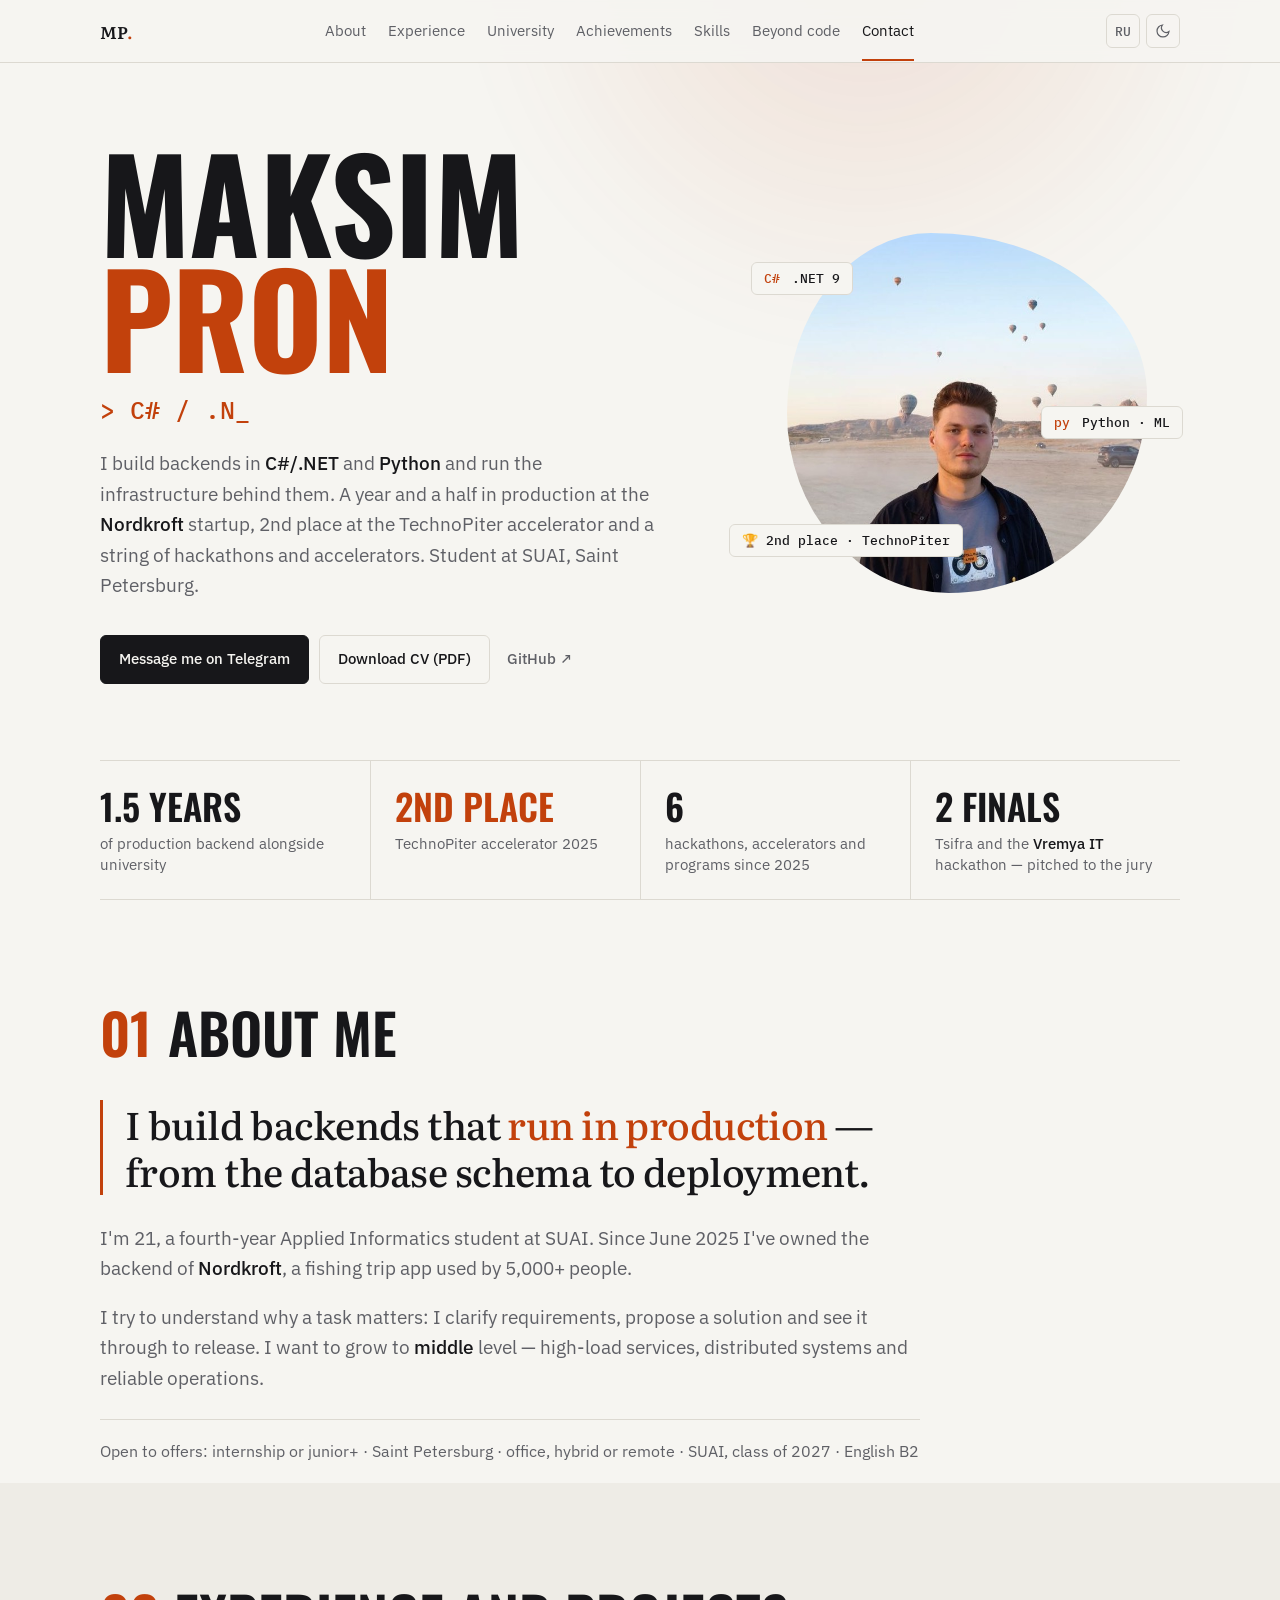
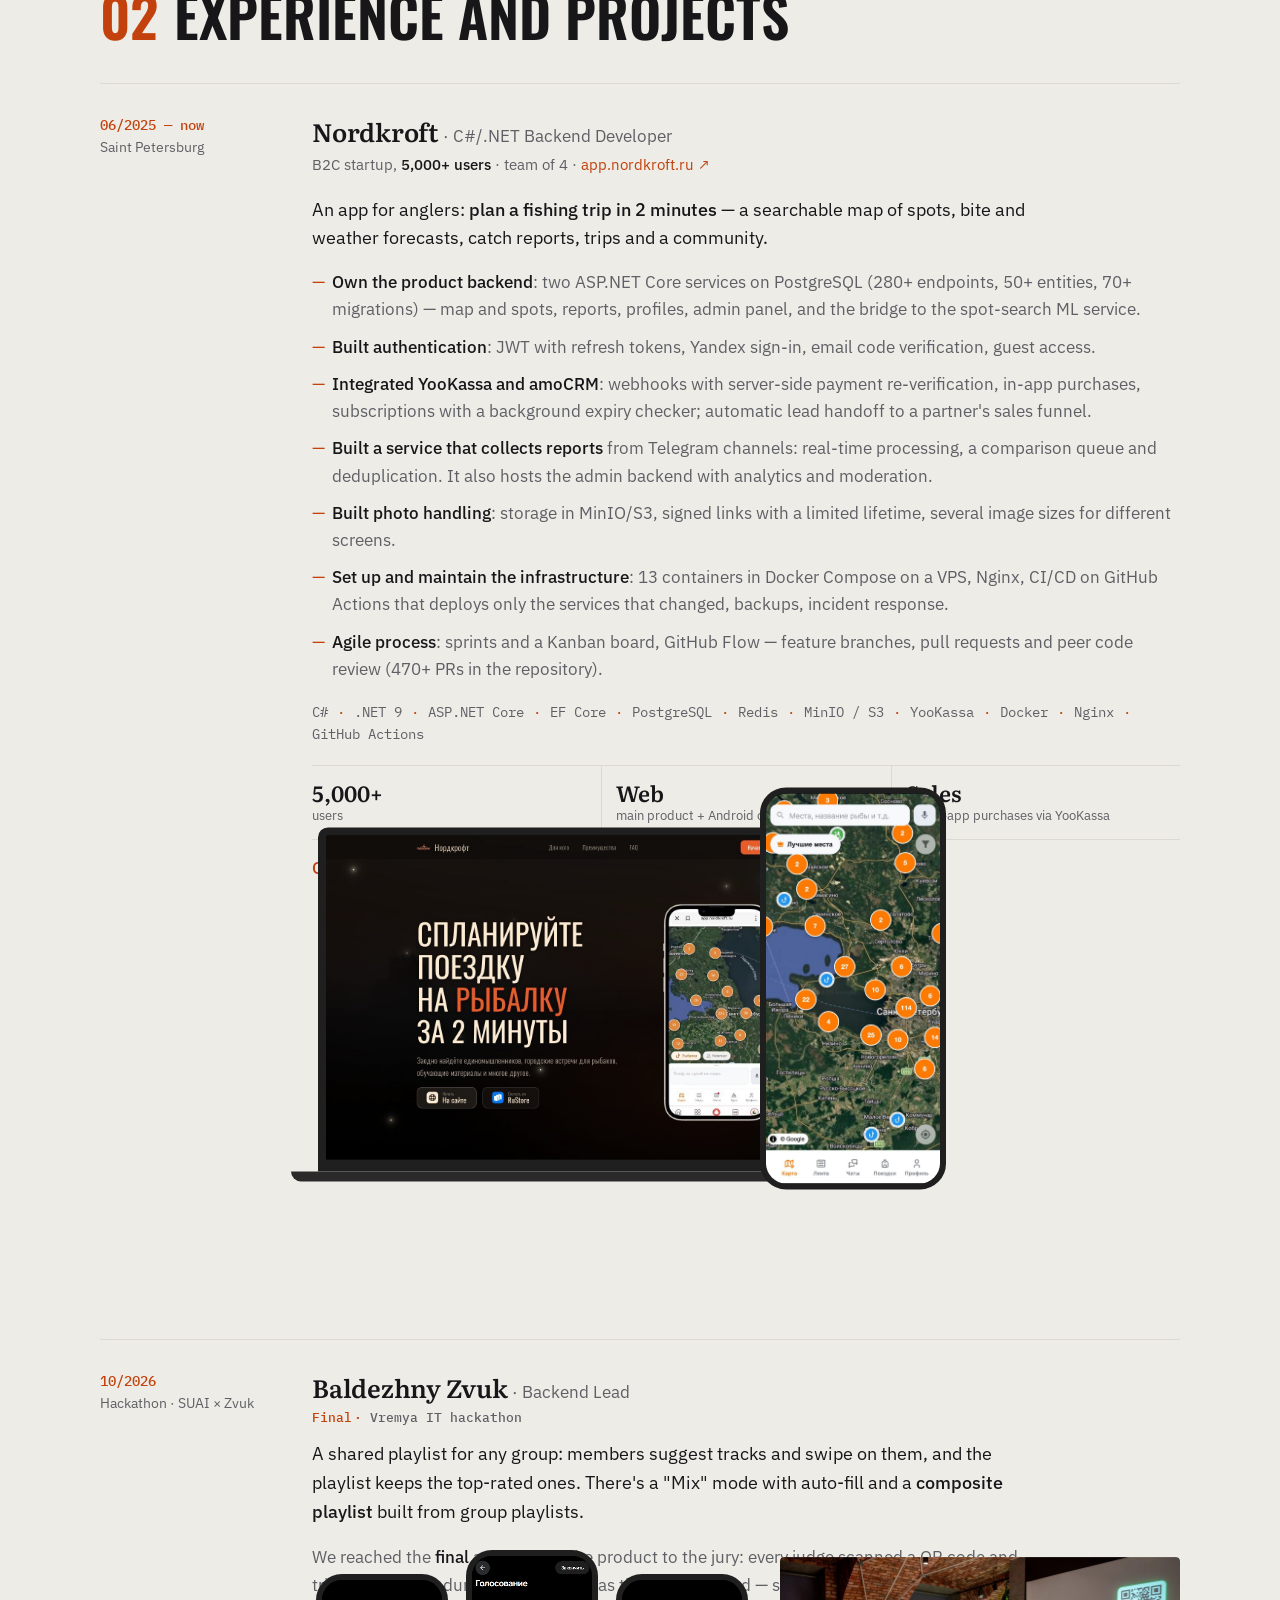
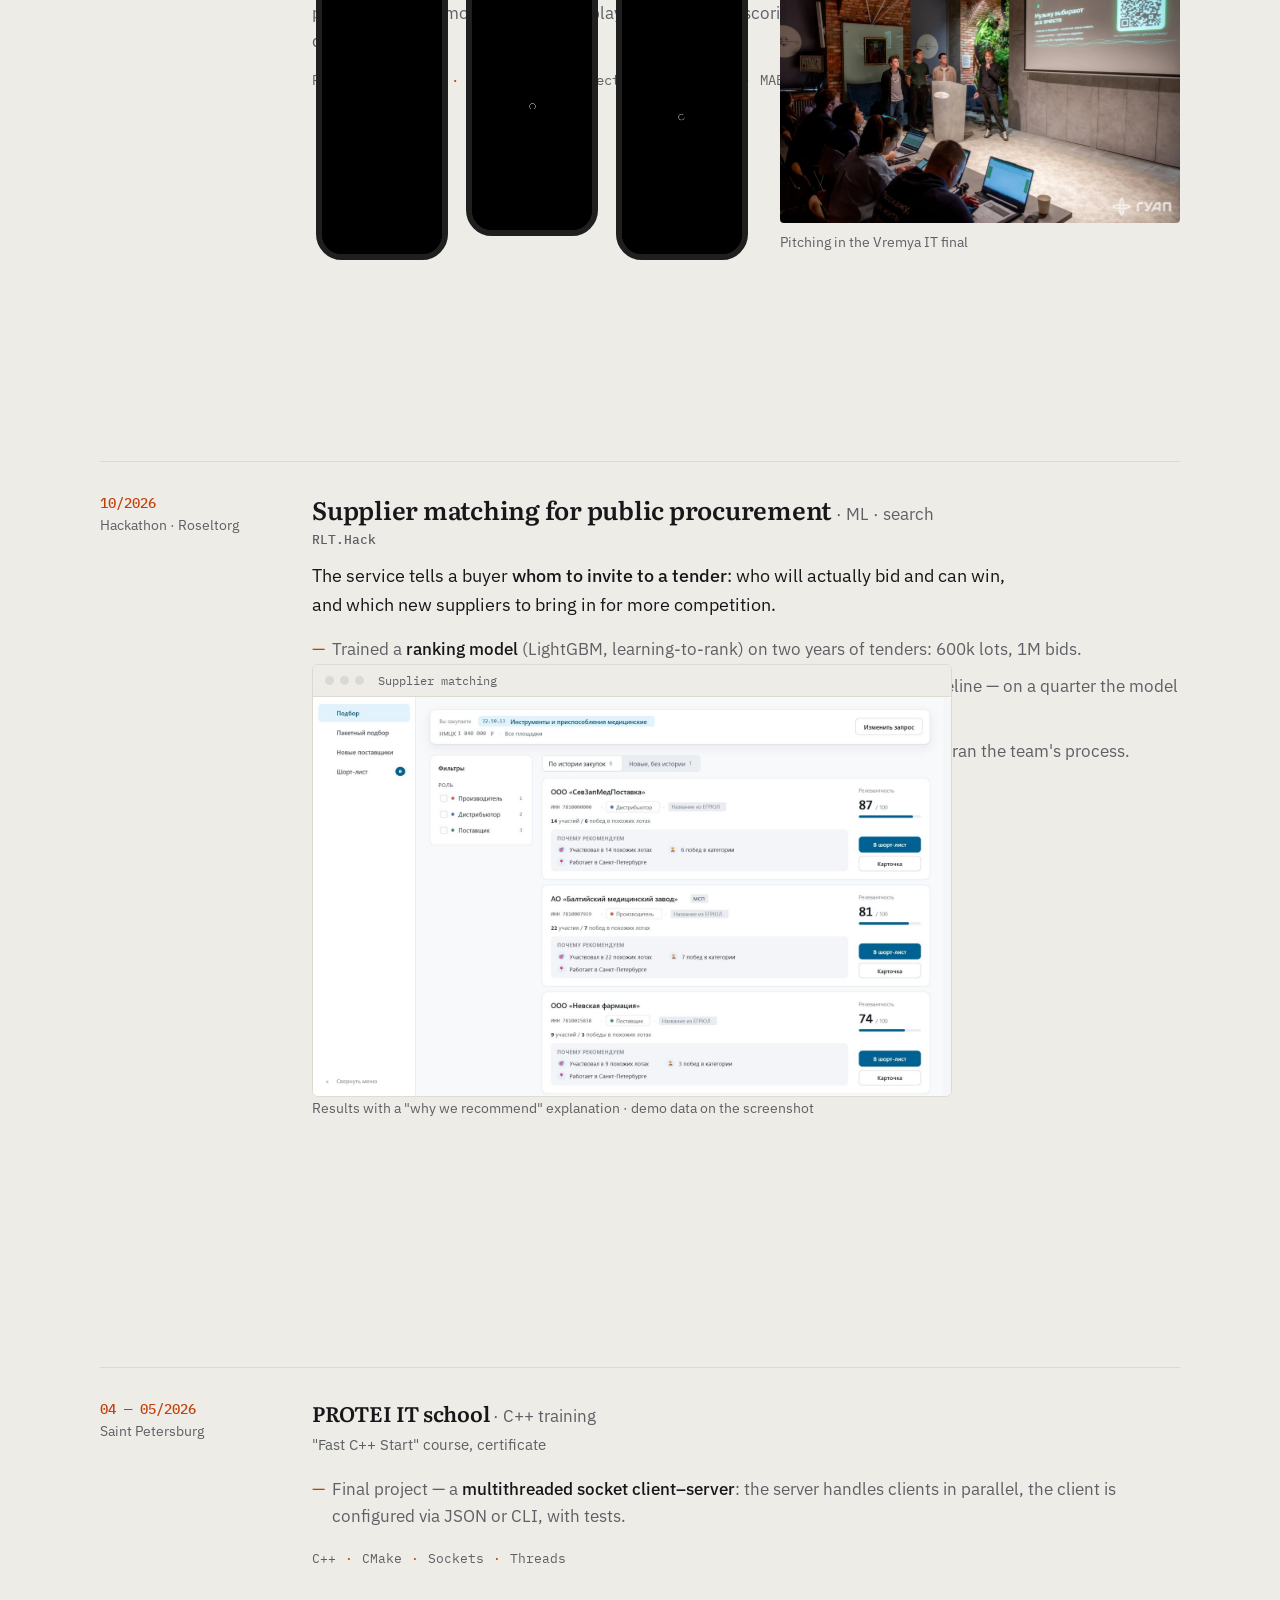
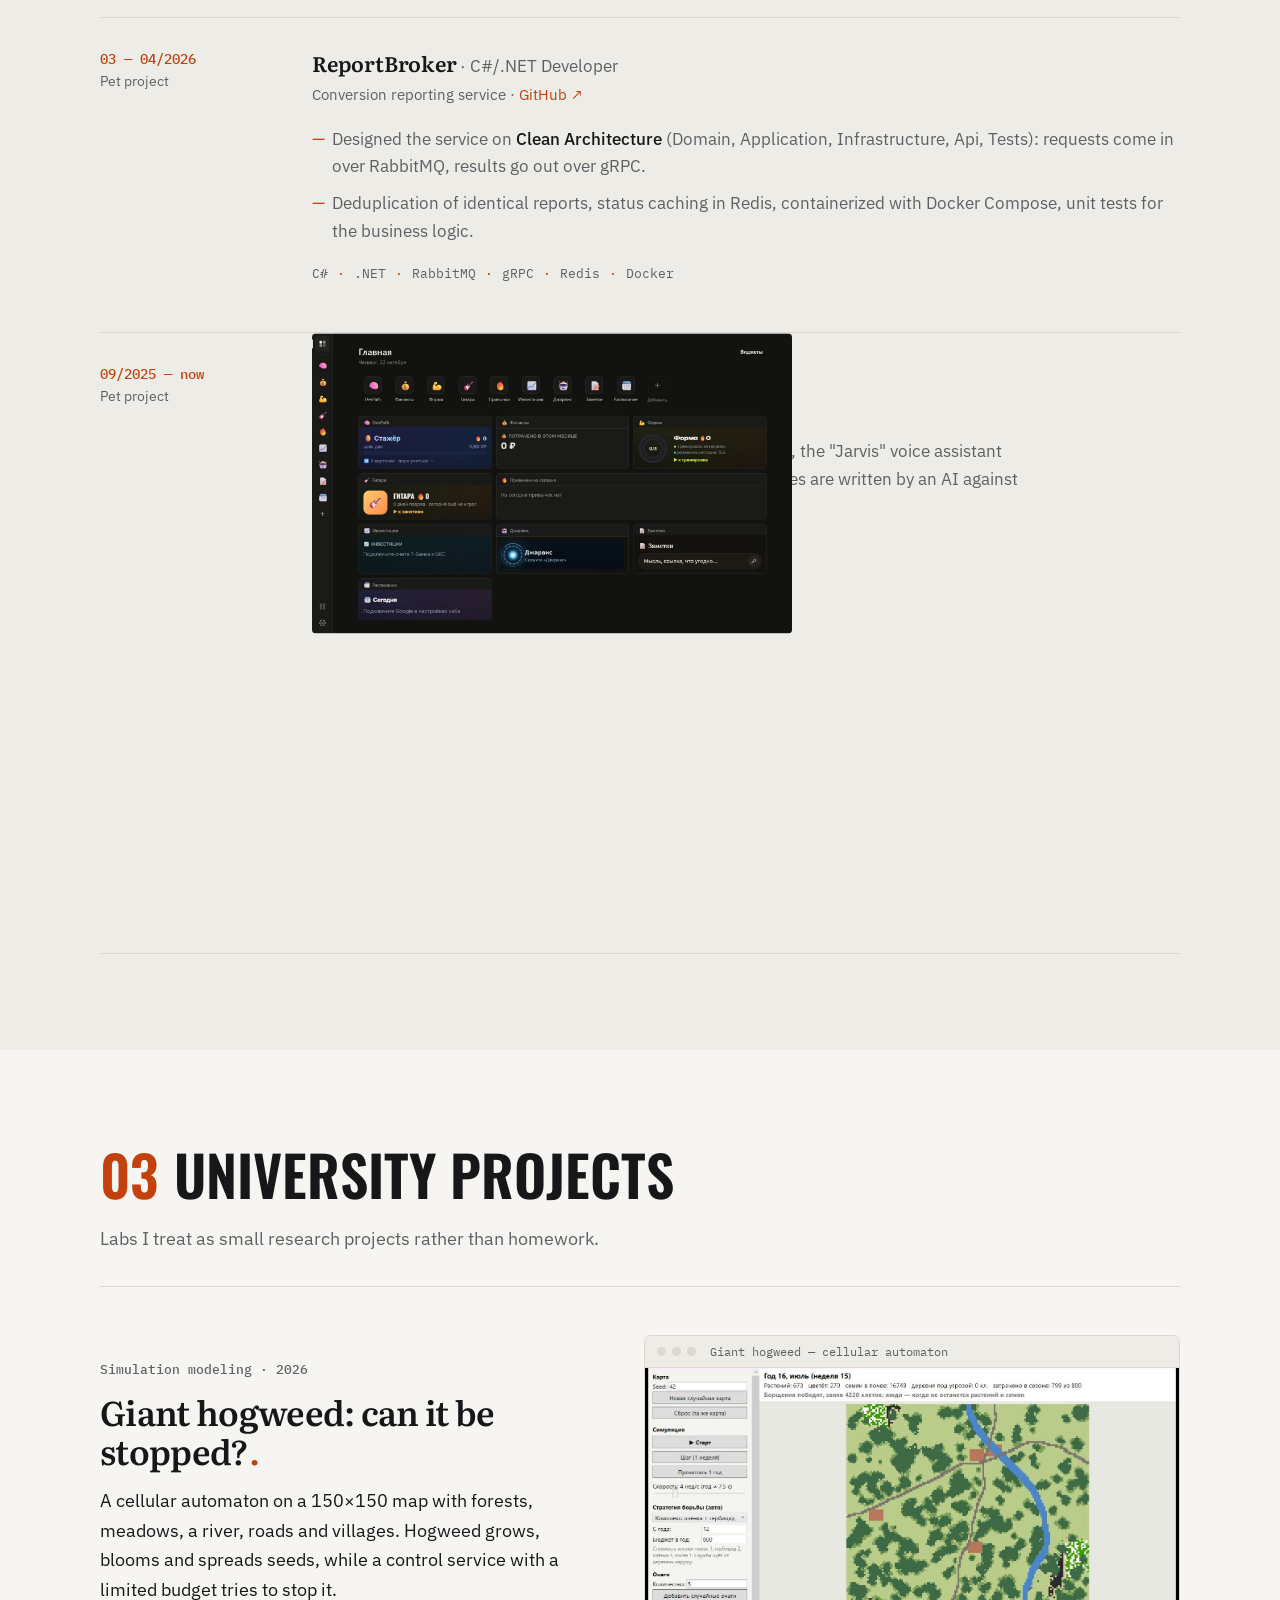
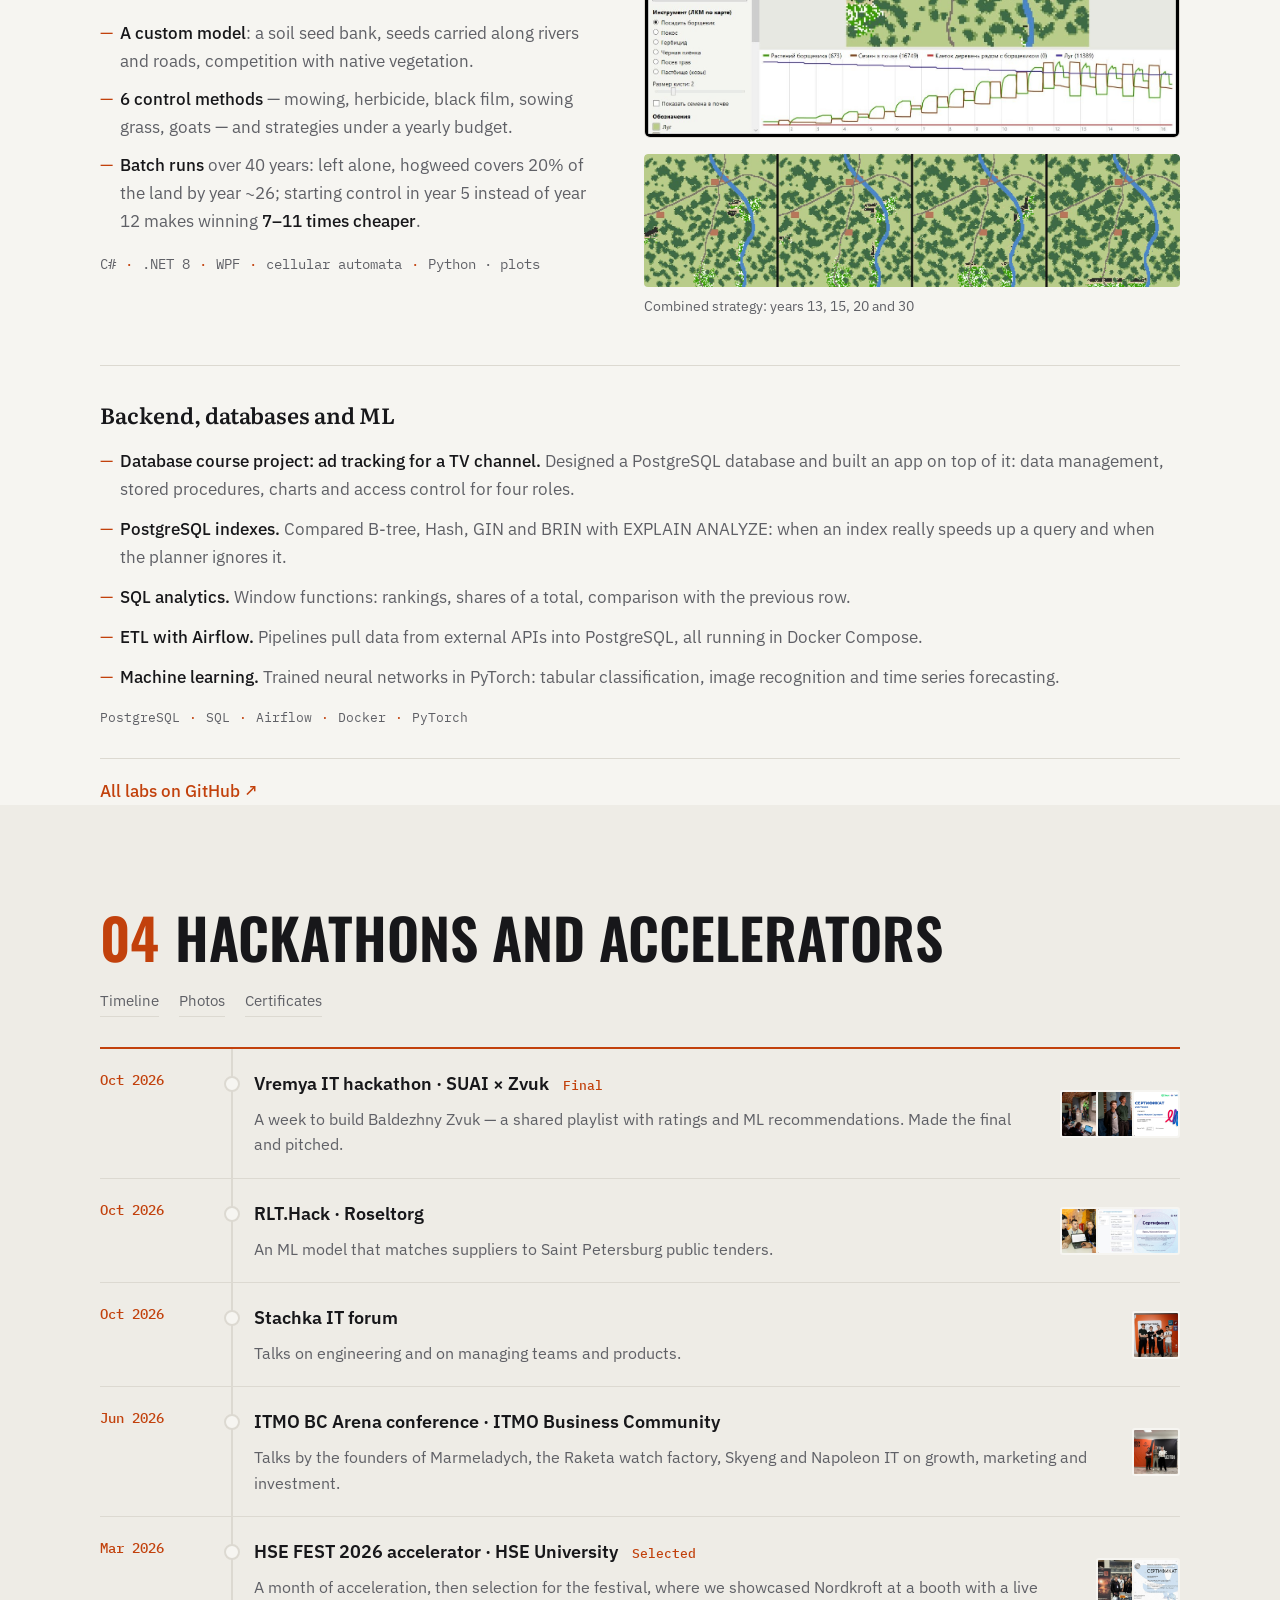
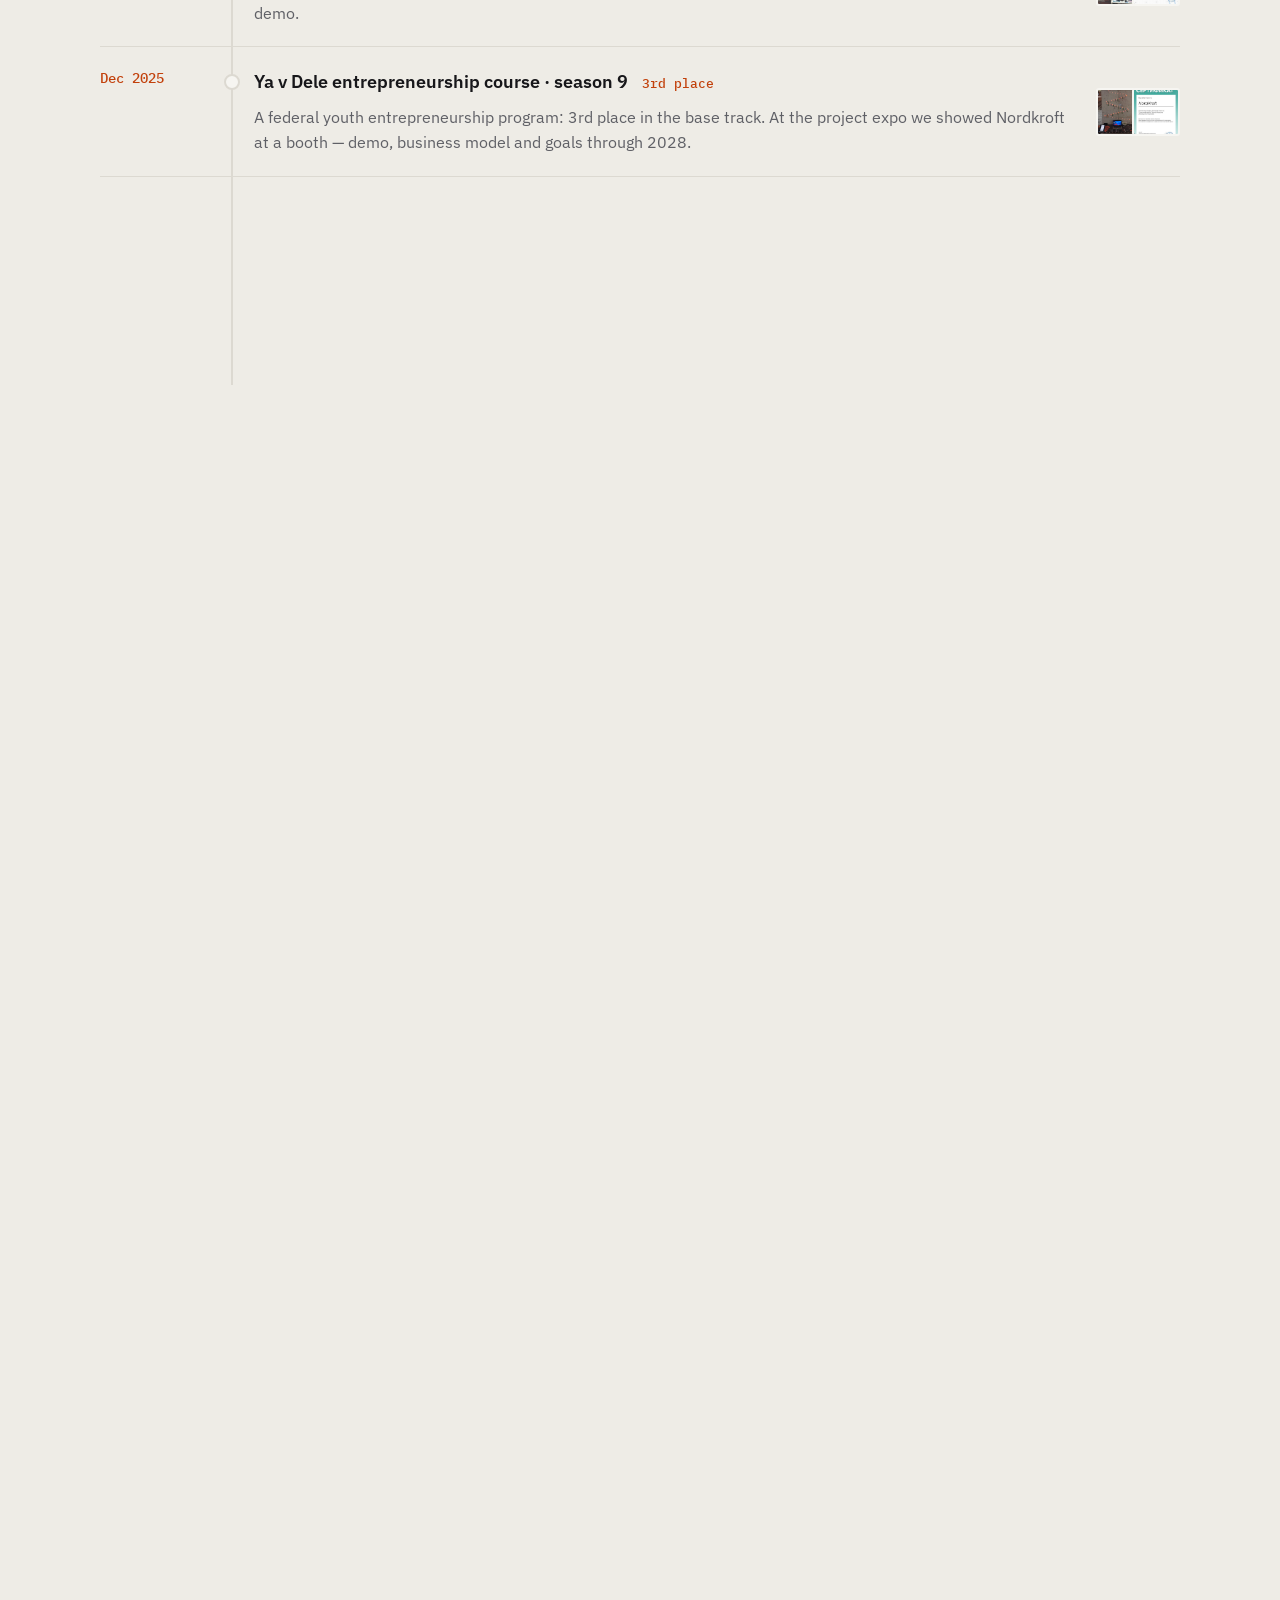
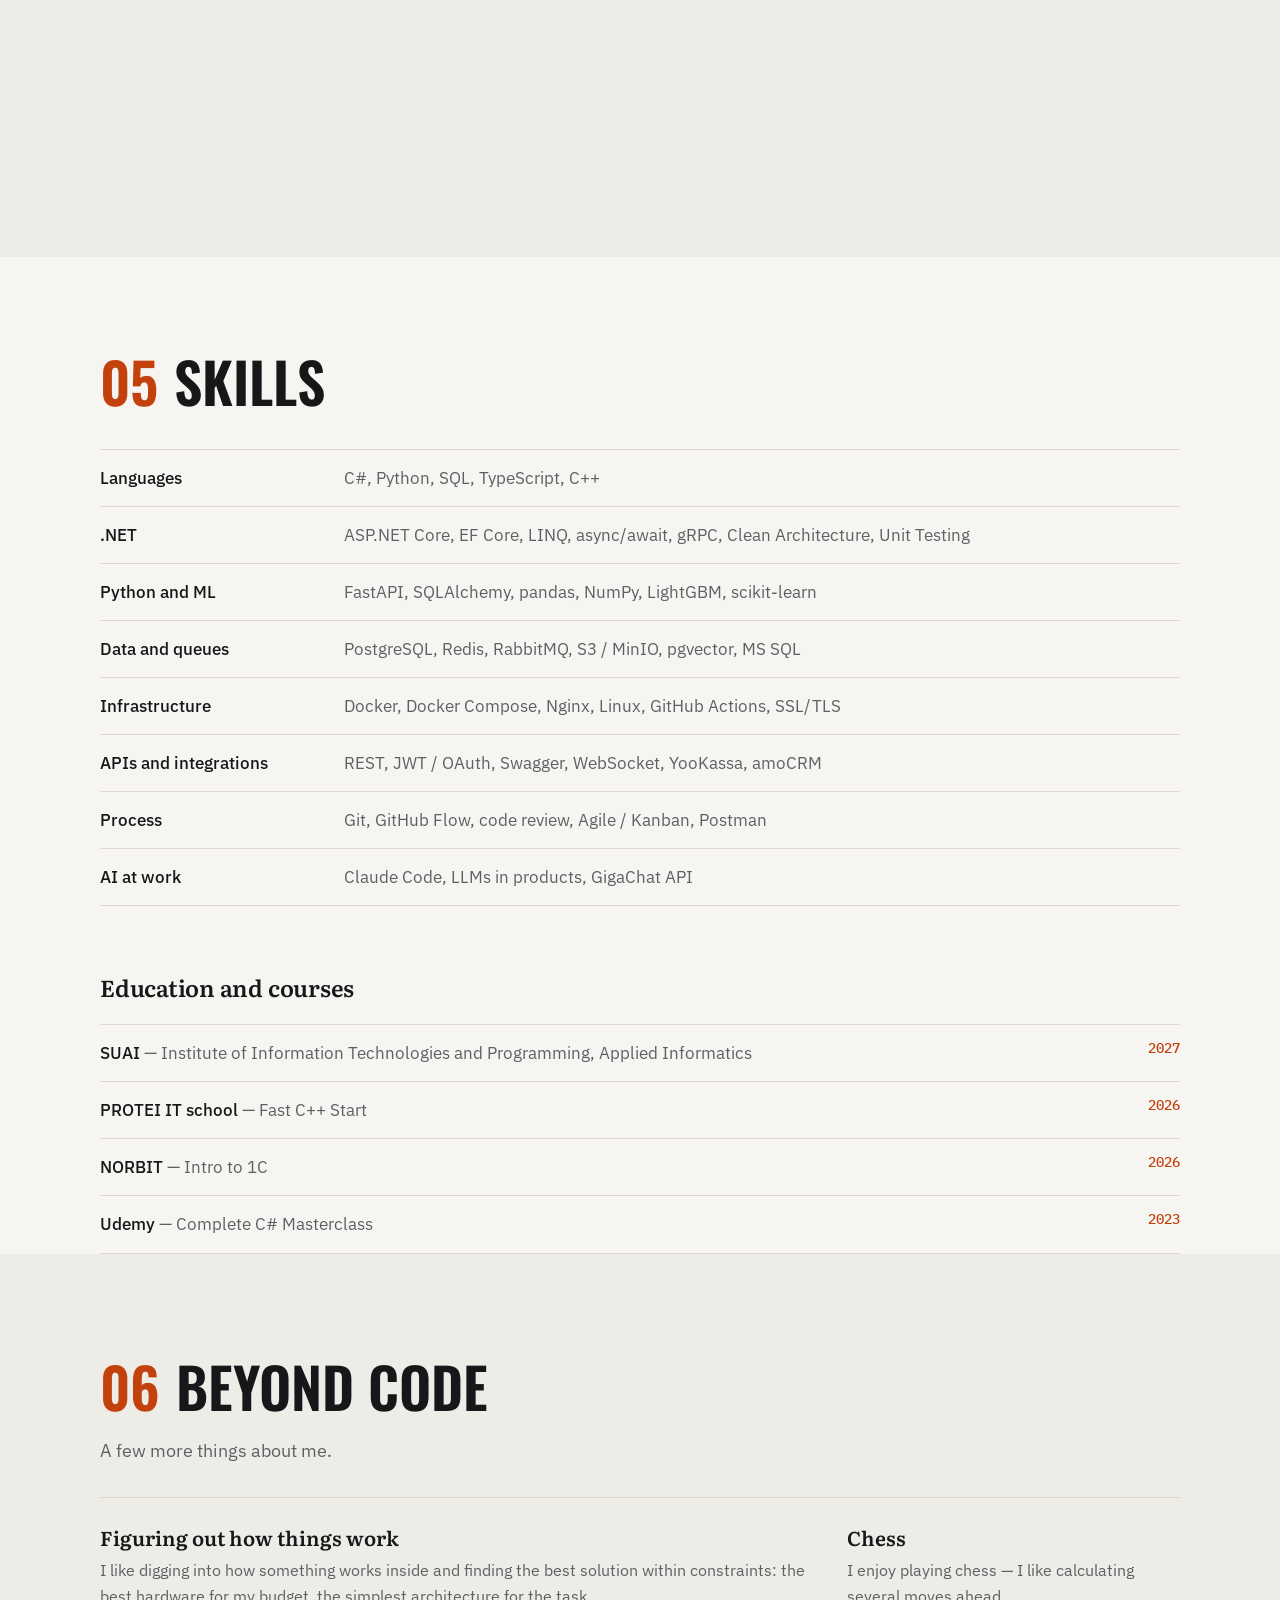
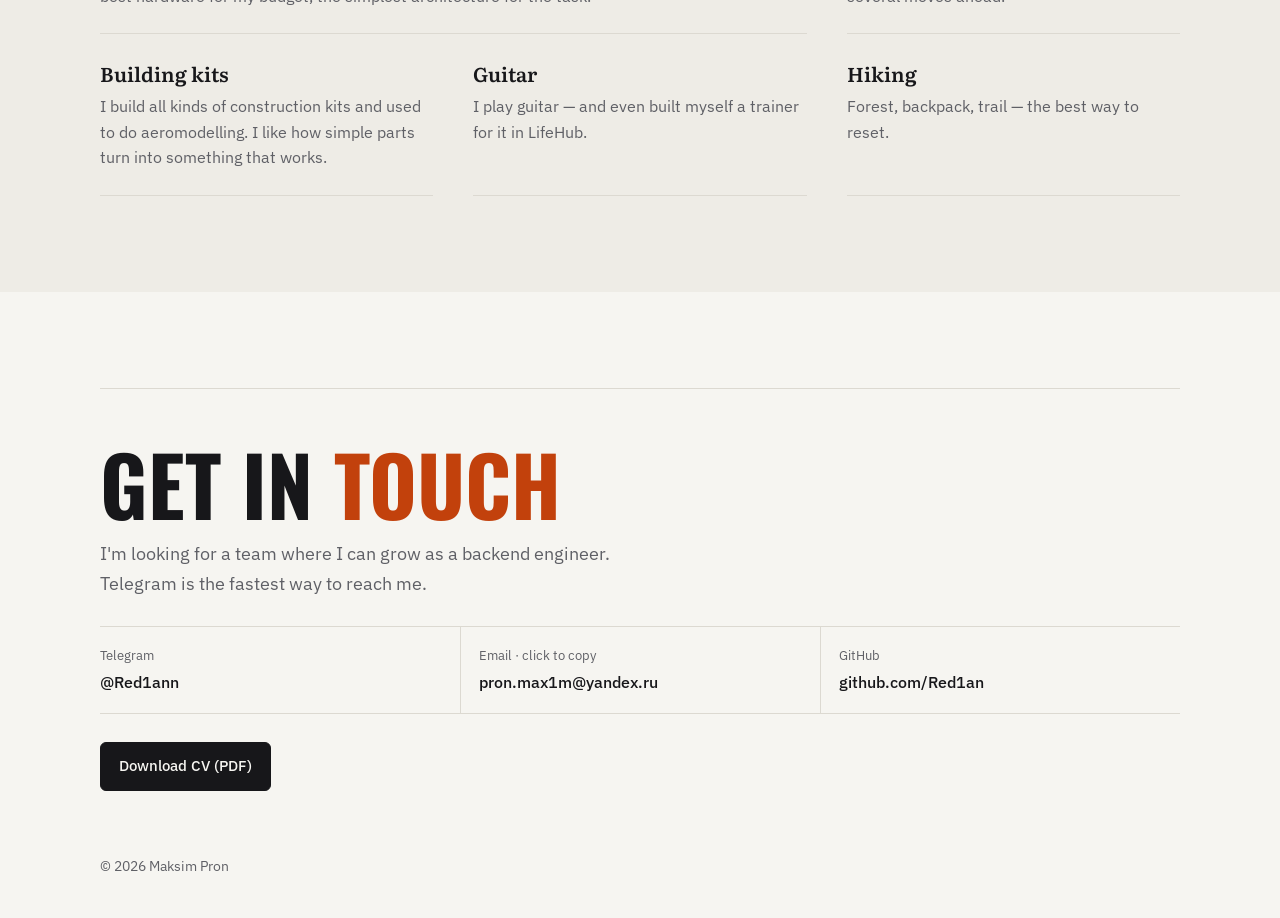
<file: en.html>
<!doctype html>
<html lang="en">
<head>
<meta charset="utf-8">
<meta name="viewport" content="width=device-width, initial-scale=1">
<title>Maksim Pron — Backend Developer</title>
<meta name="description" content="Maksim Pron — C#/.NET and Python backend developer from Saint Petersburg. Projects, hackathons, experience and contacts.">
<meta property="og:title" content="Maksim Pron — Backend Developer">
<meta property="og:description" content="C# · .NET · Python. Backend and infrastructure at the Nordkroft startup, hackathons and accelerators.">
<meta property="og:type" content="website">
<meta property="og:url" content="https://red1an.github.io/en.html">
<meta property="og:site_name" content="Maksim Pron">
<meta property="og:locale" content="en_US">
<meta property="og:image" content="https://red1an.github.io/img/og.jpg">
<meta property="og:image:width" content="1200">
<meta property="og:image:height" content="630">
<meta property="og:image:alt" content="Maksim Pron — backend developer, C# / .NET · Python">
<meta name="twitter:card" content="summary_large_image">
<meta name="twitter:image" content="https://red1an.github.io/img/og.jpg">
<meta name="theme-color" content="#0b0d10">
<link rel="alternate" hreflang="ru" href="https://red1an.github.io/">
<link rel="alternate" hreflang="en" href="https://red1an.github.io/en.html">
<link rel="icon" href="data:image/svg+xml,%3Csvg xmlns='http://www.w3.org/2000/svg' viewBox='0 0 64 64'%3E%3Crect width='64' height='64' rx='16' fill='%23ff7a45'/%3E%3Ctext x='32' y='43' font-family='Arial' font-weight='700' font-size='28' text-anchor='middle' fill='%230b0d10'%3EMP%3C/text%3E%3C/svg%3E">
<link rel="preconnect" href="https://fonts.googleapis.com">
<link rel="preconnect" href="https://fonts.gstatic.com" crossorigin>
<link href="https://fonts.googleapis.com/css2?family=Oswald:wght@500;600;700&family=Literata:opsz,wght@7..72,500;7..72,600;7..72,700&family=IBM+Plex+Sans:wght@400;500;600&family=IBM+Plex+Mono:wght@400;500&display=swap" rel="stylesheet">
<link rel="stylesheet" href="style.css?v=37">
</head>
<body>
<div class="progress" id="progress" aria-hidden="true"></div>
<div class="bg-glow" aria-hidden="true"></div>


<!-- ============ NAV ============ -->
<header class="nav" id="nav">
  <a class="nav-logo" href="#top">MP<span>.</span></a>
  <nav class="nav-links" id="navLinks">
    <a href="#about">About</a>
    <a href="#experience">Experience</a>
    <a href="#labs">University</a>
    <a href="#journey">Achievements</a>
    <a href="#skills">Skills</a>
    <a href="#life">Beyond code</a>
    <a href="#contact">Contact</a>
  </nav>
  <div class="nav-actions">
    <a class="icon-btn lang" href="./" hreflang="ru" lang="ru" aria-label="Русская версия" title="Русская версия">RU</a>
    <button class="icon-btn" id="themeBtn" aria-label="Toggle theme" title="Toggle theme">
      <svg class="i-sun" viewBox="0 0 24 24"><circle cx="12" cy="12" r="4"/><path d="M12 2v2M12 20v2M4.9 4.9l1.4 1.4M17.7 17.7l1.4 1.4M2 12h2M20 12h2M4.9 19.1l1.4-1.4M17.7 6.3l1.4-1.4"/></svg>
      <svg class="i-moon" viewBox="0 0 24 24"><path d="M21 12.8A9 9 0 1 1 11.2 3a7 7 0 0 0 9.8 9.8z"/></svg>
    </button>
    <button class="icon-btn burger" id="burger" aria-label="Menu"><span></span><span></span></button>
  </div>
</header>

<main id="top">

<!-- ============ HERO ============ -->
<section class="hero wrap">
  <div class="hero-text">
    <h1 class="hero-name reveal">Maksim<br><span class="outline">Pron</span></h1>
    <p class="hero-role reveal">
      <span class="mono">&gt;</span> <span id="typed" data-roles='["Backend Developer","C# / .NET","Python · FastAPI · ML","Docker · CI/CD · Linux","Hackathon regular"]'>Backend Developer</span><span class="caret">_</span>
    </p>
    <p class="hero-lead reveal">
      I build backends in <b>C#/.NET</b> and <b>Python</b> and run the infrastructure behind them.
      A year and a half in production at the <b>Nordkroft</b> startup, 2nd place at the TechnoPiter accelerator
      and a string of hackathons and accelerators. Student at SUAI, Saint Petersburg.
    </p>
    <div class="hero-cta reveal">
      <a class="btn primary" href="https://t.me/Red1ann" target="_blank" rel="noopener">Message me on Telegram</a>
      <a class="btn" href="Pron_Maksim_CV_EN.pdf" download>Download CV&nbsp;(PDF)</a>
      <a class="btn ghost" href="https://github.com/Red1an" target="_blank" rel="noopener">GitHub ↗</a>
    </div>
  </div>
  <div class="hero-photo reveal">
    <div class="photo-frame">
      <img src="img/me.jpg" alt="Maksim Pron">
    </div>
    <div class="float-chip c1"><span class="mono">C#</span> .NET 9</div>
    <div class="float-chip c2">🏆 2nd place · TechnoPiter</div>
    <div class="float-chip c3"><span class="mono">py</span> Python · ML</div>
  </div>
  <a class="scroll-hint" href="#about" aria-label="Scroll down"><span></span></a>
</section>

<!-- ============ STATS ============ -->
<section class="wrap stats">
  <div class="stat reveal"><div class="stat-num"><span data-count="1.5" data-dec="1">0</span> years</div><div class="stat-label">of production backend alongside university</div></div>
  <div class="stat reveal"><div class="stat-num accent">2nd place</div><div class="stat-label">TechnoPiter accelerator 2025</div></div>
  <div class="stat reveal"><div class="stat-num"><span data-count="6">0</span></div><div class="stat-label">hackathons, accelerators and programs since 2025</div></div>
  <div class="stat reveal"><div class="stat-num"><span data-count="2">0</span> finals</div><div class="stat-label">Tsifra and the <b>Vremya IT</b> hackathon — pitched to the jury</div></div>
</section>

<!-- ============ ABOUT ============ -->
<section class="wrap section" id="about">
  <div class="section-head reveal"><span class="section-num">01</span><h2>About me</h2></div>
  <div class="about-grid">
    <div class="about-text reveal">
      <p class="about-quote">I build backends that <em>run in production</em> — from the database schema to deployment.</p>
      <p>I'm 21, a fourth-year Applied Informatics student at SUAI. Since June 2025 I've owned the backend of
        <b>Nordkroft</b>, a fishing trip app used by 5,000+ people.</p>
      <p>I try to understand why a task matters: I clarify requirements, propose a solution and see it through to release.
        I want to grow to <b>middle</b> level — high-load services, distributed systems and reliable operations.</p>
      <p class="about-facts">Open to offers: internship or junior+ · Saint Petersburg · office, hybrid or remote · SUAI, class of 2027 · English B2</p>
    </div>
  </div>
</section>

<!-- ============ EXPERIENCE ============ -->
<section class="wrap section" id="experience">
  <div class="section-head reveal"><span class="section-num">02</span><h2>Experience and projects</h2></div>

  <article class="exp reveal">
    <div class="exp-side">
      <div class="exp-date">06/2025 — now</div>
      <div class="exp-place">Saint Petersburg</div>
    </div>
    <div class="exp-body">
      <div class="exp-title">Nordkroft <span>· C#/.NET Backend Developer</span></div>
      <div class="exp-sub">B2C startup, <b>5,000+ users</b> · team of 4 · <a href="https://app.nordkroft.ru" target="_blank" rel="noopener">app.nordkroft.ru ↗</a></div>
      <p class="exp-lead">An app for anglers: <b>plan a fishing trip in 2 minutes</b> — a searchable map of spots,
        bite and weather forecasts, catch reports, trips and a community.</p>
      <ul class="bullets exp-list">
        <li><b>Own the product backend</b>: two ASP.NET Core services on PostgreSQL (280+ endpoints, 50+ entities, 70+ migrations) — map and spots, reports, profiles, admin panel, and the bridge to the spot-search ML service.</li>
        <li><b>Built authentication</b>: JWT with refresh tokens, Yandex sign-in, email code verification, guest access.</li>
        <li><b>Integrated YooKassa and amoCRM</b>: webhooks with server-side payment re-verification, in-app purchases, subscriptions with a background expiry checker; automatic lead handoff to a partner's sales funnel.</li>
        <li><b>Built a service that collects reports</b> from Telegram channels: real-time processing, a comparison queue and deduplication. It also hosts the admin backend with analytics and moderation.</li>
        <li><b>Built photo handling</b>: storage in MinIO/S3, signed links with a limited lifetime, several image sizes for different screens.</li>
        <li><b>Set up and maintain the infrastructure</b>: 13 containers in Docker Compose on a VPS, Nginx, CI/CD on GitHub Actions that deploys only the services that changed, backups, incident response.</li>
        <li><b>Agile process</b>: sprints and a Kanban board, GitHub Flow — feature branches, pull requests and peer code review (470+ PRs in the repository).</li>
      </ul>
      <div class="tags">
        <span>C#</span><span>.NET 9</span><span>ASP.NET Core</span><span>EF Core</span><span>PostgreSQL</span><span>Redis</span><span>MinIO / S3</span><span>YooKassa</span><span>Docker</span><span>Nginx</span><span>GitHub Actions</span>
      </div>
      <div class="nk-mini">
        <div><b><span data-count="5000">0</span>+</b><span>users</span></div>
        <div><b>Web</b><span>main product + Android on RuStore</span></div>
        <div><b>Sales</b><span>first in-app purchases via YooKassa</span></div>
      </div>
      <div class="project-links"><a class="link" href="https://app.nordkroft.ru" target="_blank" rel="noopener">Open the app ↗</a><a class="link" href="https://www.rustore.ru/catalog/app/ru.nordkroft.app" target="_blank" rel="noopener">RuStore ↗</a></div>
      <div class="exp-media devices">
      <div class="laptop"><div class="laptop-screen"><img src="img/nk-landing.jpg" alt="Nordkroft landing page" data-zoom></div><div class="laptop-base"></div></div>
      <div class="phone"><img src="img/nk-app-mobile.jpg" alt="Map of spots in the Nordkroft app" data-zoom></div>
    </div>
    </div>
  </article>
  <article class="exp reveal">
    <div class="exp-side">
      <div class="exp-date">10/2026</div>
      <div class="exp-place">Hackathon · SUAI × Zvuk</div>
    </div>
    <div class="exp-body">
      <div class="exp-title">Baldezhny Zvuk <span>· Backend Lead</span></div>
      <div class="exp-sub project-meta"><span class="pill accent">Final</span><span class="pill">Vremya IT hackathon</span></div>
      <p class="exp-lead">A shared playlist for any group: members suggest tracks and swipe on them, and the playlist
        keeps the top-rated ones. There's a "Mix" mode with auto-fill and a <b>composite playlist</b> built from group playlists.</p>
      <p>We reached the <b>final</b> and pitched the product to the jury: every judge scanned a QR code and tried the app
        live during our pitch. I was the backend lead — service structure, authentication, playlists and join modes,
        composite playlists with group scoring, Docker + Nginx and the pitch deck.</p>
      <div class="tags"><span>Python</span><span>FastAPI</span><span>PostgreSQL + pgvector</span><span>WebSocket</span><span>MAEST / MuLan</span><span>GigaChat</span><span>React</span><span>Docker</span></div>
      <div class="exp-media split">
      <div class="phones-row">
        <div class="phone sm"><video muted loop playsinline preload="none" poster="video/organizer.jpg" aria-label="Creating a playlist and inviting friends" data-inview><source src="video/organizer.webm" type="video/webm"><source src="video/organizer.mp4" type="video/mp4"></video></div>
        <div class="phone sm up"><video muted loop playsinline preload="none" poster="video/participant-a.jpg" aria-label="Voting and the leaderboard" data-inview><source src="video/participant-a.webm" type="video/webm"><source src="video/participant-a.mp4" type="video/mp4"></video></div>
        <div class="phone sm"><video muted loop playsinline preload="none" poster="video/small.jpg" aria-label="Mix: the system adds similar tracks" data-inview><source src="video/small.webm" type="video/webm"><source src="video/small.mp4" type="video/mp4"></video></div>
      </div>
      <figure class="photo-card"><img src="img/vit-pitch.jpg" alt="Pitching Baldezhny Zvuk in the hackathon final" data-zoom><figcaption>Pitching in the Vremya IT final</figcaption></figure>
    </div>
    </div>
  </article>
  <article class="exp reveal">
    <div class="exp-side">
      <div class="exp-date">10/2026</div>
      <div class="exp-place">Hackathon · Roseltorg</div>
    </div>
    <div class="exp-body">
      <div class="exp-title">Supplier matching for public procurement <span>· ML · search</span></div>
      <div class="exp-sub project-meta"><span class="pill">RLT.Hack</span></div>
      <p class="exp-lead">The service tells a buyer <b>whom to invite to a tender</b>: who will actually bid and can win,
        and which new suppliers to bring in for more competition.</p>
      <ul class="bullets exp-list">
        <li>Trained a <b>ranking model</b> (LightGBM, learning-to-rank) on two years of tenders: 600k lots, 1M bids.</li>
        <li>The actual winner lands in our top 10 for <b>53.5%</b> of lots versus 31.4% for the baseline — on a quarter the model never saw.</li>
        <li>Built the search with an explanation of why each company is recommended, and ran the team's process.</li>
      </ul>
      <div class="tags"><span>Python</span><span>LightGBM</span><span>scikit-learn</span><span>pandas</span><span>FastAPI</span><span>PostgreSQL</span></div>
      <div class="project-links"><a class="link" href="https://github.com/Red1an/rlt_hakaton" target="_blank" rel="noopener">GitHub ↗</a></div>
      <div class="exp-media shot">
      <figure class="browser">
        <div class="browser-bar"><i></i><i></i><i></i><span>Supplier matching</span></div>
        <img src="img/rlt-ui.jpg" alt="Supplier matching interface" data-zoom>
      </figure>
      <div class="caption">Results with a "why we recommend" explanation · demo data on the screenshot</div>
    </div>
    </div>
  </article>
  <article class="exp exp-sm reveal">
    <div class="exp-side">
      <div class="exp-date">04 — 05/2026</div>
      <div class="exp-place">Saint Petersburg</div>
    </div>
    <div class="exp-body">
      <div class="exp-title">PROTEI IT school <span>· C++ training</span></div>
      <div class="exp-sub">"Fast C++ Start" course, certificate</div>
      <ul class="bullets exp-list">
        <li>Final project — a <b>multithreaded socket client–server</b>: the server handles clients in parallel, the client is configured via JSON or CLI, with tests.</li>
      </ul>
      <div class="tags sm"><span>C++</span><span>CMake</span><span>Sockets</span><span>Threads</span></div>
    </div>
  </article>
  <article class="exp exp-sm reveal">
    <div class="exp-side">
      <div class="exp-date">03 — 04/2026</div>
      <div class="exp-place">Pet project</div>
    </div>
    <div class="exp-body">
      <div class="exp-title">ReportBroker <span>· C#/.NET Developer</span></div>
      <div class="exp-sub">Conversion reporting service · <a href="https://github.com/Red1an/ReportBroker" target="_blank" rel="noopener">GitHub ↗</a></div>
      <ul class="bullets exp-list">
        <li>Designed the service on <b>Clean Architecture</b> (Domain, Application, Infrastructure, Api, Tests): requests come in over RabbitMQ, results go out over gRPC.</li>
        <li>Deduplication of identical reports, status caching in Redis, containerized with Docker Compose, unit tests for the business logic.</li>
      </ul>
      <div class="tags sm"><span>C#</span><span>.NET</span><span>RabbitMQ</span><span>gRPC</span><span>Redis</span><span>Docker</span></div>
    </div>
  </article>
  <article class="exp exp-sm reveal">
    <div class="exp-side">
      <div class="exp-date">09/2025 — now</div>
      <div class="exp-place">Pet project</div>
    </div>
    <div class="exp-body">
      <div class="exp-title">LifeHub <span>· TypeScript · Node.js</span></div>
      <div class="exp-sub project-meta">Personal hub of mini-apps</div>
      <p>A personal hub of mini-apps: finances, notes, habits, a planner, the "Jarvis" voice assistant and a
        <b>guitar trainer</b>. Works on desktop and phone; new modules are written by an AI against the hub's SDK.</p>
      <div class="tags sm"><span>TypeScript</span><span>Node.js</span><span>React</span><span>SQLite</span></div>
      <div class="project-links"><a class="link" href="https://github.com/Red1an/LifeHub" target="_blank" rel="noopener">GitHub ↗</a></div>
      <figure class="exp-media shot"><img src="img/lifehub.jpg" alt="LifeHub home screen" data-zoom loading="lazy"></figure>
    </div>
  </article>
</section>

<!-- ============ LABS ============ -->
<section class="wrap section" id="labs">
  <div class="section-head reveal"><span class="section-num">03</span><h2>University projects</h2></div>
  <p class="section-lead reveal">Labs I treat as small research projects rather than homework.</p>

  <article class="project feature lab reveal">
    <div class="project-info">
      <div class="project-meta"><span class="pill">Simulation modeling · 2026</span></div>
      <h3>Giant hogweed: can it be stopped?</h3>
      <p class="project-lead">A cellular automaton on a 150×150 map with forests, meadows, a river, roads and villages.
        Hogweed grows, blooms and spreads seeds, while a control service with a limited budget tries to stop it.</p>
      <ul class="bullets">
        <li><b>A custom model</b>: a soil seed bank, seeds carried along rivers and roads, competition with native vegetation.</li>
        <li><b>6 control methods</b> — mowing, herbicide, black film, sowing grass, goats — and strategies under a yearly budget.</li>
        <li><b>Batch runs</b> over 40 years: left alone, hogweed covers 20% of the land by year ~26; starting control in year 5 instead of year 12 makes winning <b>7–11 times cheaper</b>.</li>
      </ul>
      <div class="tags"><span>C#</span><span>.NET 8</span><span>WPF</span><span>cellular automata</span><span>Python · plots</span></div>
    </div>
    <div class="project-visual stack">
      <figure class="browser win">
        <div class="browser-bar"><i></i><i></i><i></i><span>Giant hogweed — cellular automaton</span></div>
        <img src="img/borsch-app.jpg" alt="Hogweed spread simulation window" data-zoom>
      </figure>
      <figure class="photo-card strip"><img src="img/borsch-maps.jpg" alt="Map over the years under combined control" data-zoom><figcaption>Combined strategy: years 13, 15, 20 and 30</figcaption></figure>
    </div>
  </article>

  <article class="card lab-group single reveal">
    <div class="lab-group-head"><h4>Backend, databases and ML</h4></div>
    <ul class="lab-list">
      <li><b>Database course project: ad tracking for a TV channel.</b> Designed a PostgreSQL database and built an app on top of it: data management, stored procedures, charts and access control for four roles.</li>
      <li><b>PostgreSQL indexes.</b> Compared B-tree, Hash, GIN and BRIN with EXPLAIN ANALYZE: when an index really speeds up a query and when the planner ignores it.</li>
      <li><b>SQL analytics.</b> Window functions: rankings, shares of a total, comparison with the previous row.</li>
      <li><b>ETL with Airflow.</b> Pipelines pull data from external APIs into PostgreSQL, all running in Docker Compose.</li>
      <li><b>Machine learning.</b> Trained neural networks in PyTorch: tabular classification, image recognition and time series forecasting.</li>
    </ul>
    <div class="tags sm"><span>PostgreSQL</span><span>SQL</span><span>Airflow</span><span>Docker</span><span>PyTorch</span></div>
  </article>
  <div class="labs-more reveal"><a class="link" href="https://github.com/Red1an/PythonScripts" target="_blank" rel="noopener">All labs on GitHub ↗</a></div>
</section>

<!-- ============ JOURNEY ============ -->
<section class="wrap section" id="journey">
  <div class="section-head reveal"><span class="section-num">04</span><h2>Hackathons and accelerators</h2></div>
  <nav class="jump reveal" aria-label="Achievement sections">
    <a href="#timeline">Timeline</a><a href="#photos">Photos</a><a href="#certs-title">Certificates</a>
  </nav>

  <div class="timeline" id="timeline">
    <div class="tl-item reveal">
      <div class="tl-date">Oct 2026</div>
      <div class="tl-card" data-photos="img/vit-pitch.jpg|Pitching in the final;img/vit-team.jpg|Team in the final;img/vremyait.jpg|Certificate" data-title="Vremya IT hackathon · SUAI × Zvuk">
        <div class="tl-head"><h4>Vremya IT hackathon · SUAI × Zvuk</h4><span class="pill accent">Final</span></div>
        <p>A week to build Baldezhny Zvuk — a shared playlist with ratings and ML recommendations. Made the final and pitched.</p>
      </div>
    </div>
    <div class="tl-item reveal">
      <div class="tl-date">Oct 2026</div>
      <div class="tl-card" data-photos="img/photo-rlt.jpg|Team at the hackathon;img/rlt-ui.jpg|Service interface (demo data);img/rlthack.jpg|Certificate" data-title="RLT.Hack · Roseltorg">
        <div class="tl-head"><h4>RLT.Hack · Roseltorg</h4></div>
        <p>An ML model that matches suppliers to Saint Petersburg public tenders.</p>
      </div>
    </div>
    <div class="tl-item reveal">
      <div class="tl-date">Oct 2026</div>
      <div class="tl-card" data-photos="img/photo-stachka.jpg|At the forum" data-title="Stachka IT forum">
        <div class="tl-head"><h4>Stachka IT forum</h4></div>
        <p>Talks on engineering and on managing teams and products.</p>
      </div>
    </div>
    <div class="tl-item reveal">
      <div class="tl-date">Jun 2026</div>
      <div class="tl-card" data-photos="img/photo-itmo.jpg|At the conference" data-title="ITMO BC Arena · ITMO Business Community">
        <div class="tl-head"><h4>ITMO BC Arena conference · ITMO Business Community</h4></div>
        <p>Talks by the founders of Marmeladych, the Raketa watch factory, Skyeng and Napoleon IT on growth, marketing and investment.</p>
      </div>
    </div>
    <div class="tl-item reveal">
      <div class="tl-date">Mar 2026</div>
      <div class="tl-card" data-photos="img/photo-hse.jpg|Nordkroft booth at the festival;img/hse.jpg|Certificate" data-title="HSE FEST 2026 accelerator · HSE University">
        <div class="tl-head"><h4>HSE FEST 2026 accelerator · HSE University</h4><span class="pill new">Selected</span></div>
        <p>A month of acceleration, then selection for the festival, where we showcased Nordkroft at a booth with a live demo.</p>
      </div>
    </div>
    <div class="tl-item reveal">
      <div class="tl-date">Dec 2025</div>
      <div class="tl-card" data-photos="img/photo-stand.jpg|Booth at the expo;img/yavdele.jpg|Certificate" data-title="Ya v Dele entrepreneurship course · season 9">
        <div class="tl-head"><h4>Ya v Dele entrepreneurship course · season 9</h4><span class="pill accent">3rd place</span></div>
        <p>A federal youth entrepreneurship program: 3rd place in the base track. At the project expo we showed Nordkroft at a booth — demo, business model and goals through 2028.</p>
      </div>
    </div>
    <div class="tl-item reveal">
      <div class="tl-date">Dec 2025</div>
      <div class="tl-card" data-photos="img/photo-technopiter.jpg|Final — 2nd place;img/technopiter.jpg|Certificate" data-title="TechnoPiter accelerator · SUAI">
        <div class="tl-head"><h4>TechnoPiter accelerator · SUAI</h4><span class="pill accent">2nd place</span></div>
        <p>Three months of acceleration; in the final we showed a working product, not mockups.</p>
      </div>
    </div>
    <div class="tl-item reveal">
      <div class="tl-date">Nov 2025</div>
      <div class="tl-card" data-photos="img/photo-cifra.jpg|Demo Day;img/cifra.jpg|Certificate" data-title="Tsifra national accelerator program">
        <div class="tl-head"><h4>Tsifra national accelerator program</h4><span class="pill blue">Final</span></div>
        <p>Reached the final and presented the project at Demo Day.</p>
      </div>
    </div>
  </div>

  <h3 class="sub-title reveal" id="photos">From events</h3>
  <div class="gallery">
    <figure class="g-item reveal" style="grid-area:b"><img src="img/photo-technopiter.jpg" alt="TechnoPiter final" data-zoom loading="lazy"><figcaption>TechnoPiter final — 2nd place</figcaption></figure>
    <figure class="g-item reveal" style="grid-area:a"><img src="img/photo-stachka.jpg" alt="Stachka forum" data-zoom loading="lazy"><figcaption>Stachka</figcaption></figure>
    <figure class="g-item reveal" style="grid-area:e"><img src="img/vit-team.jpg" alt="Team in the Vremya IT final" data-zoom loading="lazy"><figcaption>Vremya IT final</figcaption></figure>
    <figure class="g-item reveal" style="grid-area:f"><img src="img/photo-cifra.jpg" alt="Tsifra Demo Day" data-zoom loading="lazy"><figcaption>Tsifra Demo Day</figcaption></figure>
    <figure class="g-item reveal" style="grid-area:c"><img src="img/photo-stand.jpg" alt="Booth at the Ya v Dele expo" data-zoom loading="lazy"><figcaption>Booth at the Ya v Dele expo</figcaption></figure>
    <figure class="g-item reveal" style="grid-area:g"><img src="img/photo-rlt.jpg" alt="Team at RLT.Hack" data-zoom loading="lazy"><figcaption>RLT.Hack</figcaption></figure>
    <figure class="g-item reveal" style="grid-area:d"><img src="img/photo-itmo.jpg" alt="Team at the ITMO BC Arena conference" data-zoom loading="lazy"><figcaption>ITMO BC Arena</figcaption></figure>
    <figure class="g-item reveal" style="grid-area:h"><img src="img/photo-hse.jpg" alt="Booth at HSE FEST" data-zoom loading="lazy"><figcaption>Booth at HSE FEST 2026</figcaption></figure>
  </div>

  <h3 class="sub-title reveal" id="certs-title">Certificates</h3>
  <div class="certs" id="certs">
    <button class="cert reveal" data-src="img/vremyait.jpg"><img src="img/vremyait.jpg" alt="" loading="lazy"><span>Vremya IT hackathon — final<small>SUAI × Zvuk · 2026</small></span></button>
    <button class="cert portrait reveal" data-src="img/yavdele.jpg"><img src="img/yavdele.jpg" alt="" loading="lazy"><span>Ya v Dele — 3rd place<small>Season 9, base track · 2025</small></span></button>
    <button class="cert reveal" data-src="img/rlthack.jpg"><img src="img/rlthack.jpg" alt="" loading="lazy"><span>RLT.Hack<small>Roseltorg · 2026</small></span></button>
    <button class="cert reveal" data-src="img/technopiter.jpg"><img src="img/technopiter.jpg" alt="" loading="lazy"><span>TechnoPiter — final<small>SUAI · 2025</small></span></button>
    <button class="cert reveal" data-src="img/hse.jpg"><img src="img/hse.jpg" alt="" loading="lazy"><span>HSE FEST — selected for the festival<small>HSE University · 2026</small></span></button>
    <button class="cert portrait reveal" data-src="img/cifra.jpg"><img src="img/cifra.jpg" alt="" loading="lazy"><span>Tsifra — final<small>November 2025</small></span></button>
    <button class="cert portrait reveal" data-src="img/protei.jpg"><img src="img/protei.jpg" alt="" loading="lazy"><span>Fast C++ Start<small>PROTEI IT school · 2026</small></span></button>
    <button class="cert portrait reveal" data-src="img/norbit.jpg"><img src="img/norbit.jpg" alt="" loading="lazy"><span>Intro to 1C<small>NORBIT · 2026</small></span></button>
  </div>
</section>

<!-- ============ SKILLS ============ -->
<section class="wrap section" id="skills">
  <div class="section-head reveal"><span class="section-num">05</span><h2>Skills</h2></div>
  <dl class="skill-rows reveal">
    <div><dt>Languages</dt><dd>C#, Python, SQL, TypeScript, C++</dd></div>
    <div><dt>.NET</dt><dd>ASP.NET Core, EF Core, LINQ, async/await, gRPC, Clean Architecture, Unit Testing</dd></div>
    <div><dt>Python and ML</dt><dd>FastAPI, SQLAlchemy, pandas, NumPy, LightGBM, scikit-learn</dd></div>
    <div><dt>Data and queues</dt><dd>PostgreSQL, Redis, RabbitMQ, S3 / MinIO, pgvector, MS SQL</dd></div>
    <div><dt>Infrastructure</dt><dd>Docker, Docker Compose, Nginx, Linux, GitHub Actions, SSL/TLS</dd></div>
    <div><dt>APIs and integrations</dt><dd>REST, JWT / OAuth, Swagger, WebSocket, YooKassa, amoCRM</dd></div>
    <div><dt>Process</dt><dd>Git, GitHub Flow, code review, Agile / Kanban, Postman</dd></div>
    <div><dt>AI at work</dt><dd>Claude Code, LLMs in products, GigaChat API</dd></div>
  </dl>

  <div class="edu reveal">
    <h3 class="sub-title">Education and courses</h3>
    <ul class="edu-list">
      <li><b>SUAI</b> — Institute of Information Technologies and Programming, Applied Informatics <span>2027</span></li>
      <li><b>PROTEI IT school</b> — Fast C++ Start <span>2026</span></li>
      <li><b>NORBIT</b> — Intro to 1C <span>2026</span></li>
      <li><b>Udemy</b> — Complete C# Masterclass <span>2023</span></li>
    </ul>
  </div>
</section>

<!-- ============ LIFE ============ -->
<section class="wrap section" id="life">
  <div class="section-head reveal"><span class="section-num">06</span><h2>Beyond code</h2></div>
  <p class="section-lead reveal">A few more things about me.</p>
  <div class="life-grid">
    <article class="life-card big reveal">
      <h4>Figuring out how things work</h4>
      <p>I like digging into how something works inside and finding the best solution within constraints: the best hardware for my budget, the simplest architecture for the task.</p>
    </article>
    <article class="life-card reveal">
      <h4>Chess</h4>
      <p>I enjoy playing chess — I like calculating several moves ahead.</p>
    </article>
    <article class="life-card reveal">
      <h4>Building kits</h4>
      <p>I build all kinds of construction kits and used to do aeromodelling. I like how simple parts turn into something that works.</p>
    </article>
    <article class="life-card reveal">
      <h4>Guitar</h4>
      <p>I play guitar — and even built myself a trainer for it in LifeHub.</p>
    </article>
    <article class="life-card reveal">
      <h4>Hiking</h4>
      <p>Forest, backpack, trail — the best way to reset.</p>
    </article>
  </div>
</section>

<!-- ============ CONTACT ============ -->
<section class="wrap section contact" id="contact">
  <div class="contact-box reveal">
    <h2>Get in <em>touch</em></h2>
    <p>I'm looking for a team where I can grow as a backend engineer. Telegram is the fastest way to reach me.</p>
    <div class="contact-links">
      <a class="contact-item" href="https://t.me/Red1ann" target="_blank" rel="noopener"><span class="ck">Telegram</span><span class="cv">@Red1ann</span></a>
      <button class="contact-item" id="copyMail" data-mail="pron.max1m@yandex.ru"><span class="ck">Email · click to copy</span><span class="cv">pron.max1m@yandex.ru</span></button>
      <a class="contact-item" href="https://github.com/Red1an" target="_blank" rel="noopener"><span class="ck">GitHub</span><span class="cv">github.com/Red1an</span></a>
    </div>
    <a class="btn primary big" href="Pron_Maksim_CV_EN.pdf" download>Download CV (PDF)</a>
  </div>
</section>

</main>

<footer class="wrap footer">
  <span>© 2026 Maksim Pron</span>
</footer>

<div class="lightbox" id="lightbox" aria-hidden="true">
  <button class="lb-close" aria-label="Close">×</button>
  <button class="lb-nav prev" aria-label="Previous">‹</button>
  <figure><img alt=""><figcaption></figcaption></figure>
  <button class="lb-nav next" aria-label="Next">›</button>
</div>
<div class="toast" id="toast">Email copied</div>

<script src="script.js?v=10"></script>
</body>
</html>
</file>
<file: style.css>
/* Editorial layout: thin rules instead of boxes, one accent colour for links and dates. */
:root {
  --bg: #121212;
  --surface: #181818;
  --text: #ececea;
  --muted: #9c9c98;
  --line: #2b2b29;
  --accent: #f08a4b;
  --wrap: 1080px;
  --f-head: "Literata", Georgia, serif;
  --f-body: "IBM Plex Sans", system-ui, sans-serif;
  --f-mono: "IBM Plex Mono", ui-monospace, monospace;
  --f-display: "Oswald", "Arial Narrow", sans-serif;
}
:root[data-theme="light"] {
  --bg: #f6f5f1;
  --surface: #eeece6;
  --text: #17171a;
  --muted: #5f6066;
  --line: #dcd9d1;
  --accent: #c2410c;
}

* { box-sizing: border-box; margin: 0; padding: 0; }
html { scroll-behavior: smooth; scroll-padding-top: 72px; }
body {
  background: var(--bg); color: var(--text);
  font: 400 17px/1.65 var(--f-body);
  -webkit-font-smoothing: antialiased; overflow-x: hidden;
}
img, video { display: block; max-width: 100%; }
a { color: inherit; text-decoration: none; }
button { font: inherit; color: inherit; background: none; border: 0; cursor: pointer; }
b { font-weight: 600; }
.mono { font-family: var(--f-mono); }
.wrap { width: min(var(--wrap), 100% - 48px); margin-inline: auto; }

/* ---------- background glow ---------- */
.bg-glow {
  position: fixed; z-index: -1; pointer-events: none;
  width: 900px; height: 900px; left: 50%; top: -500px; transform: translateX(-25%);
  background: radial-gradient(circle, color-mix(in srgb, var(--accent) 22%, transparent), transparent 62%);
  filter: blur(40px);
}
:root[data-theme="light"] .bg-glow { opacity: .55; }

/* ---------- nav ---------- */
.nav {
  position: sticky; top: 0; z-index: 50;
  display: flex; align-items: center; justify-content: space-between; gap: 16px;
  padding: 14px max(24px, calc((100% - var(--wrap)) / 2));
  background: color-mix(in srgb, var(--bg) 92%, transparent);
  backdrop-filter: blur(8px); -webkit-backdrop-filter: blur(8px);
  border-bottom: 1px solid var(--line);
}
.nav-logo { font: 600 17px var(--f-head); letter-spacing: -.01em; }
.nav-logo span { color: var(--accent); }
.nav-links { display: flex; gap: 22px; }
.nav-links a { position: relative; font-size: 14.5px; color: var(--muted); transition: color .15s; }
.nav-links a::after { content: ""; position: absolute; left: 0; right: 0; bottom: -18px; height: 2px; background: var(--accent); transform: scaleX(0); transition: transform .3s ease; }
.nav-links a.active::after { transform: scaleX(1); }
.nav-links a:hover, .nav-links a.active { color: var(--text); }
.nav-actions { display: flex; gap: 6px; align-items: center; }
.icon-btn {
  width: 34px; height: 34px; display: grid; place-items: center;
  border: 1px solid var(--line); border-radius: 6px; color: var(--muted);
  transition: color .15s, border-color .15s;
}
.icon-btn:hover { color: var(--text); border-color: var(--muted); }
.icon-btn svg { width: 16px; height: 16px; fill: none; stroke: currentColor; stroke-width: 1.8; stroke-linecap: round; }
.lang { font: 500 12.5px var(--f-mono); }
.i-moon { display: none; }
:root[data-theme="light"] .i-sun { display: none; }
:root[data-theme="light"] .i-moon { display: block; }
.burger { display: none; flex-direction: column; align-items: center; justify-content: center; gap: 5px; }
.burger span { width: 15px; height: 1.6px; background: currentColor; transition: transform .25s; }
.burger.open span:first-child { transform: translateY(3.3px) rotate(45deg); }
.burger.open span:last-child { transform: translateY(-3.3px) rotate(-45deg); }

/* ---------- buttons, meta, tags ---------- */
.btn {
  display: inline-flex; align-items: center; gap: 8px;
  padding: 11px 18px; border-radius: 6px; font-size: 15px; font-weight: 500;
  border: 1px solid var(--line); transition: border-color .15s, background .15s;
}
.btn:hover { border-color: var(--muted); }
.btn.primary { background: var(--text); color: var(--bg); border-color: var(--text); }
.btn.primary:hover { background: color-mix(in srgb, var(--text) 85%, var(--bg)); }
.btn.ghost { border-color: transparent; padding-inline: 6px; color: var(--muted); }
.btn.ghost:hover { color: var(--text); }
.btn.big { margin-top: 28px; }

.pill { font: 500 13px var(--f-mono); color: var(--muted); }
.pill + .pill::before { content: "·"; margin: 0 8px 0 2px; color: var(--accent); }
.pill.accent, .pill.blue, .pill.new { color: var(--accent); }

.tags { display: flex; flex-wrap: wrap; gap: 4px 0; font: 400 13.5px var(--f-mono); color: var(--muted); }
.tags span:not(:last-child)::after { content: "·"; margin: 0 9px; color: var(--accent); }
.tags.sm { font-size: 13px; }

.link { color: var(--accent); font-weight: 500; background: linear-gradient(currentColor, currentColor) 0 100% / 0 1px no-repeat; transition: background-size .3s ease; padding-bottom: 1px; }
.link:hover { background-size: 100% 1px; }
.caption { font-size: 13.5px; color: var(--muted); }

/* ---------- hero ---------- */
.hero { display: grid; grid-template-columns: minmax(0, 1.4fr) minmax(0, 1fr); gap: 56px; align-items: center; padding: 80px 0 76px; }
.hero-role { font: 500 clamp(19px, 2.2vw, 25px) var(--f-mono); color: var(--accent); margin: -6px 0 22px; }
.caret { animation: blink 1s steps(1) infinite; }
@keyframes blink { 50% { opacity: 0; } }
.scroll-hint { display: none; }
.hero-name { font: 700 clamp(64px, 10vw, 132px)/.9 var(--f-display); text-transform: uppercase; letter-spacing: -.005em; margin-bottom: 26px; }
.outline { color: var(--accent); }
.hero-lead { max-width: 560px; font-size: 18.5px; color: var(--muted); }
.hero-lead b { color: var(--text); font-weight: 500; }
.hero-cta { display: flex; flex-wrap: wrap; gap: 10px; margin-top: 34px; }

.hero-photo { position: relative; justify-self: center; width: min(360px, 100%); }
.photo-frame {
  aspect-ratio: 1; overflow: hidden;
  border-radius: 40% 60% 55% 45% / 50% 45% 55% 50%;
  animation: morph 14s ease-in-out infinite;
}
.photo-frame img { width: 100%; height: 100%; object-fit: cover; }
@keyframes morph {
  0%, 100% { border-radius: 40% 60% 55% 45% / 50% 45% 55% 50%; }
  50% { border-radius: 55% 45% 40% 60% / 45% 55% 45% 55%; }
}
.float-chip {
  position: absolute; padding: 7px 12px; border-radius: 6px; white-space: nowrap;
  font: 500 13px var(--f-mono); background: var(--bg); border: 1px solid var(--line);
  animation: float 7s ease-in-out infinite;
}
.float-chip .mono { color: var(--accent); margin-right: 4px; }
.c1 { top: 8%; left: -10%; }
.c2 { bottom: 10%; left: -16%; animation-delay: -2.5s; }
.c3 { top: 48%; right: -10%; animation-delay: -5s; }
@keyframes float { 50% { transform: translateY(-8px); } }

/* ---------- stats ---------- */
.stats { display: grid; grid-template-columns: repeat(4, minmax(0, 1fr)); border-top: 1px solid var(--line); border-bottom: 1px solid var(--line); }
.stat { padding: 26px 24px 24px 0; }
.stat + .stat { padding-left: 24px; border-left: 1px solid var(--line); }
.stat-num { font: 600 36px/1.05 var(--f-display); text-transform: uppercase; }
.stat-num.accent { color: var(--accent); }
.stat-label { margin-top: 8px; font-size: 14.5px; color: var(--muted); line-height: 1.45; }
.stat-label b { color: var(--text); font-weight: 500; }

/* ---------- sections ---------- */
.section { padding: 104px 0 0; }
.section-head { display: flex; align-items: baseline; gap: 16px; margin-bottom: 40px; }
.section-num { font: 600 clamp(40px, 5vw, 56px)/1 var(--f-display); color: var(--accent); }
.section-head h2 { font: 600 clamp(40px, 5vw, 56px)/1 var(--f-display); text-transform: uppercase; }
.section-lead { color: var(--muted); font-size: 18px; margin: -18px 0 32px; }
.sub-title { font: 600 23px var(--f-head); letter-spacing: -.01em; margin: 64px 0 20px; }

/* ---------- background bands ---------- */
#experience, #journey, #life { position: relative; padding-bottom: 96px; }
#experience::before, #journey::before, #life::before {
  content: ""; position: absolute; z-index: -1; top: 0; bottom: 0; left: 50%; width: 100vw; transform: translateX(-50%);
  background: var(--surface);
}
#experience + .section, #journey + .section, #life + .section { padding-top: 96px; }

/* ---------- scroll progress ---------- */
.progress { position: fixed; top: 0; left: 0; height: 2px; width: 100%; z-index: 60; background: var(--accent); transform-origin: 0 50%; transform: scaleX(0); }

/* ---------- about ---------- */
.about-grid { max-width: 820px; }
.about-text p { font-size: 18.5px; margin-bottom: 18px; color: var(--muted); }
.about-text b { color: var(--text); font-weight: 500; }
.about-text .about-quote {
  font: 500 clamp(26px, 3.2vw, 38px)/1.25 var(--f-head); letter-spacing: -.015em; color: var(--text);
  margin-bottom: 28px; padding-left: 22px; border-left: 3px solid var(--accent);
}
.about-quote em { font-style: normal; color: var(--accent); }
.about-text .about-facts { margin-top: 26px; padding-top: 18px; border-top: 1px solid var(--line); font-size: 16px; }

/* ---------- experience ---------- */
.exp { display: grid; grid-template-columns: 180px minmax(0, 1fr); gap: 32px; padding: 32px 0; border-top: 1px solid var(--line); }
.exp:last-of-type { border-bottom: 1px solid var(--line); }
.exp-date { font: 500 14px var(--f-mono); color: var(--accent); }
.exp-place { color: var(--muted); font-size: 14px; margin-top: 2px; }
.exp-title { font: 600 25px/1.25 var(--f-head); letter-spacing: -.01em; }
.exp-title span { font: 400 17px var(--f-body); color: var(--muted); letter-spacing: 0; }
.exp-sub { color: var(--muted); margin: 6px 0 18px; font-size: 15px; }
.exp-sub b { color: var(--text); font-weight: 500; }
.exp-sub a { color: var(--accent); }
.exp-sm .exp-title { font-size: 21px; }
.bullets { list-style: none; display: grid; gap: 10px; margin-bottom: 20px; }
.bullets li { position: relative; padding-left: 20px; color: var(--muted); }
.bullets li b { color: var(--text); font-weight: 500; }
.bullets li::before { content: "—"; position: absolute; left: 0; color: var(--accent); }
.exp-list li { font-size: 16.5px; }

/* ---------- projects ---------- */
.project { display: grid; grid-template-columns: minmax(0, 1fr) minmax(0, 1.1fr); gap: 56px; align-items: center; padding: 48px 0; border-top: 1px solid var(--line); }
.project.reverse .project-info { order: 2; }
.project-meta { display: flex; flex-wrap: wrap; margin-bottom: 14px; }
.project h3 { font: 600 clamp(26px, 3vw, 34px)/1.15 var(--f-head); letter-spacing: -.02em; margin-bottom: 16px; }
.project h3::after { content: "."; color: var(--accent); }
.project p { color: var(--muted); margin-bottom: 14px; }
.project p b { color: var(--text); font-weight: 500; }
.project p.project-lead { color: var(--text); font-size: 18px; }
.project .tags { margin: 20px 0 18px; }
.project-links { display: flex; gap: 20px; flex-wrap: wrap; }
.project-visual { position: relative; }
.stack { display: flex; flex-direction: column; gap: 16px; }

.devices { display: flex; align-items: flex-end; justify-content: center; }
.laptop { width: 86%; }
.laptop-screen { border: 8px solid #1f1f1f; border-bottom-width: 12px; border-radius: 10px 10px 0 0; overflow: hidden; aspect-ratio: 16/10; background: #000; }
.laptop-screen img { width: 100%; height: 100%; object-fit: cover; object-position: top; }
.laptop-base { height: 10px; margin: 0 -5%; background: #2a2a2a; border-radius: 0 0 10px 10px; }
.phone { border: 6px solid #1f1f1f; border-radius: 26px; overflow: hidden; background: #000; aspect-ratio: 9/19.5; }
.phone img, .phone video { width: 100%; height: 100%; object-fit: cover; object-position: top; }
.devices .phone { width: 29%; margin-left: -17%; margin-bottom: -8px; position: relative; }
.phones-row { display: flex; justify-content: center; gap: 4%; padding-top: 24px; }
.phone.sm { width: 30%; }
.phone.up { transform: translateY(-24px); }

.photo-card { position: relative; border-radius: 4px; overflow: hidden; }
.photo-card img { width: 100%; aspect-ratio: 3/2; object-fit: cover; border-radius: 4px; }
.photo-card.strip img { aspect-ratio: auto; }
.photo-card figcaption { margin-top: 8px; font-size: 13.5px; color: var(--muted); }
.browser { border-radius: 6px; overflow: hidden; border: 1px solid var(--line); background: #fff; }
.browser-bar { display: flex; align-items: center; gap: 6px; padding: 8px 12px; background: var(--surface); border-bottom: 1px solid var(--line); }
.browser-bar i { width: 9px; height: 9px; border-radius: 50%; background: var(--line); }
.browser-bar span { margin-left: 8px; font: 400 12px var(--f-mono); color: var(--muted); white-space: nowrap; overflow: hidden; text-overflow: ellipsis; }
.browser img { width: 100%; }
[data-zoom] { cursor: zoom-in; }

.nk-mini { display: grid; grid-template-columns: repeat(3, minmax(0, 1fr)); margin: 22px 0 4px; border-top: 1px solid var(--line); border-bottom: 1px solid var(--line); }
.nk-mini > div { padding: 14px 14px 14px 0; display: flex; flex-direction: column; gap: 2px; }
.nk-mini > div + div { padding-left: 14px; border-left: 1px solid var(--line); }
.nk-mini b { font: 600 22px/1.15 var(--f-head); }
.nk-mini > div > span { font-size: 13px; color: var(--muted); line-height: 1.35; }

.proj-wide { display: grid; grid-template-columns: minmax(0, 1.1fr) minmax(0, 1fr); gap: 48px; align-items: center; padding: 48px 0; border-top: 1px solid var(--line); }
.proj-wide .lab-img { border-radius: 4px; overflow: hidden; aspect-ratio: 16/10; }
.proj-wide .lab-img img { width: 100%; height: 100%; object-fit: cover; object-position: top left; transition: transform .6s ease; }
.proj-wide .lab-img:hover img { transform: scale(1.03); }
.proj-wide-body { display: flex; flex-direction: column; gap: 14px; }
.proj-wide-body h4 { font: 600 30px var(--f-head); letter-spacing: -.02em; }
.proj-wide-body p { color: var(--muted); }
.proj-wide-body p b { color: var(--text); font-weight: 500; }

/* ---------- labs ---------- */
.lab-group { padding: 32px 0; border-top: 1px solid var(--line); border-bottom: 1px solid var(--line); }
.lab-group-head h4 { font: 600 22px var(--f-head); margin-bottom: 16px; }
.lab-list { list-style: none; display: grid; gap: 12px; margin-bottom: 18px; }
.lab-list li { position: relative; padding-left: 20px; color: var(--muted); }
.lab-list li::before { content: "—"; position: absolute; left: 0; color: var(--accent); }
.lab-list li b { color: var(--text); font-weight: 500; }
.labs-more { margin-top: 18px; }

/* ---------- journey ---------- */
.jump { display: flex; gap: 20px; margin: -16px 0 30px; font-size: 15px; }
.jump a { color: var(--muted); border-bottom: 1px solid var(--line); padding-bottom: 2px; }
.jump a:hover { color: var(--text); border-color: var(--text); }
.timeline { position: relative; border-top: 2px solid var(--accent); }
.timeline::before, .timeline::after { content: ""; position: absolute; top: 0; bottom: 0; left: 131px; width: 2px; }
.timeline::before { background: var(--line); }
.timeline::after { background: var(--accent); transform-origin: top; transform: scaleY(var(--tl, 0)); }
.tl-item { position: relative; }
.tl-item::before {
  content: ""; position: absolute; z-index: 1; left: 132px; top: 35px; width: 12px; height: 12px; border-radius: 50%; transform: translate(-50%, -50%);
  background: var(--bg); border: 2px solid var(--line); transition: border-color .3s, background .3s;
}
.tl-item.lit::before { border-color: var(--accent); background: var(--accent); }
#journey .tl-item::before { background: var(--bg); }
#journey .tl-item.lit::before { background: var(--accent); }
.tl-item { display: grid; grid-template-columns: 110px minmax(0, 1fr); gap: 44px; border-bottom: 1px solid var(--line); }
.tl-date { padding-top: 22px; font: 500 13.5px var(--f-mono); color: var(--accent); }
.tl-card { padding: 20px 0; }
.tl-head { display: flex; flex-wrap: wrap; align-items: baseline; gap: 4px 14px; }
.tl-card h4 { font-size: 18px; font-weight: 600; transition: color .15s; }
.tl-card p { color: var(--muted); font-size: 15.5px; margin-top: 4px; }
.tl-card[data-photos] { cursor: pointer; display: grid; grid-template-columns: minmax(0, 1fr) auto; gap: 4px 20px; align-items: center; }
.tl-card[data-photos] > .tl-head, .tl-card[data-photos] > p { grid-column: 1; }
.tl-card[data-photos]:hover h4 { color: var(--accent); }
.tl-card[data-photos]:focus-visible { outline: 2px solid var(--accent); outline-offset: 4px; }
.tl-thumbs { grid-column: 2; grid-row: 1 / span 2; display: flex; }
.tl-thumbs img { width: 48px; height: 48px; object-fit: cover; border-radius: 3px; background: #fff; border: 2px solid var(--bg); margin-left: -12px; }
.tl-thumbs img:first-child { margin-left: 0; }

.gallery { display: grid; grid-template-columns: repeat(4, 1fr); grid-auto-rows: 210px; gap: 10px; grid-template-areas: "a b b c" "a d e c" "f d g h"; }
.g-item { position: relative; border-radius: 3px; overflow: hidden; }
.g-item img { width: 100%; height: 100%; object-fit: cover; transition: transform .6s ease; }
.g-item:hover img { transform: scale(1.05); }
.g-item figcaption {
  position: absolute; left: 0; right: 0; bottom: 0; padding: 26px 12px 10px; font-size: 13px; color: #fff;
  background: linear-gradient(transparent, rgba(0,0,0,.65)); pointer-events: none;
}

.certs { display: grid; grid-template-columns: repeat(4, minmax(0, 1fr)); gap: 24px 16px; }
.cert { text-align: left; cursor: zoom-in; }
.cert img { width: 100%; aspect-ratio: 1.41; object-fit: contain; background: #fff; padding: 6px; border: 1px solid var(--line); border-radius: 3px; transition: border-color .15s; }
.cert.portrait img { object-fit: cover; object-position: top; }
.cert:hover img { border-color: var(--muted); }
.cert span { display: block; padding-top: 10px; font-weight: 500; font-size: 15px; line-height: 1.35; }
.cert small { display: block; color: var(--muted); font-weight: 400; font-size: 13px; margin-top: 2px; }

/* ---------- skills, education ---------- */
.skill-rows { border-top: 1px solid var(--line); }
.skill-rows > div { display: grid; grid-template-columns: 220px minmax(0, 1fr); gap: 24px; padding: 14px 0; border-bottom: 1px solid var(--line); }
.skill-rows dt { font-weight: 500; color: var(--text); }
.skill-rows > div:hover dt { color: var(--accent); }
.skill-rows dd { color: var(--muted); }
.edu-list { list-style: none; border-top: 1px solid var(--line); }
.edu-list li { padding: 14px 0; border-bottom: 1px solid var(--line); color: var(--muted); }
.edu-list b { color: var(--text); font-weight: 500; }
.edu-list span { float: right; margin-left: 20px; font: 500 14px var(--f-mono); color: var(--accent); }

/* ---------- life ---------- */
.life-grid { display: grid; grid-template-columns: repeat(3, minmax(0, 1fr)); gap: 0 40px; border-top: 1px solid var(--line); }
.life-card { padding: 24px 0; border-bottom: 1px solid var(--line); }
.life-card.big { grid-column: span 2; }
.life-card h4 { font: 600 20px var(--f-head); margin-bottom: 6px; }
.life-card p { color: var(--muted); font-size: 15.5px; }

/* ---------- contact ---------- */
.contact-box { padding: 56px 0 8px; border-top: 1px solid var(--line); }
.contact-box h2 { font: 700 clamp(44px, 6.4vw, 84px)/.95 var(--f-display); text-transform: uppercase; }
.contact-box h2 em { font-style: normal; color: var(--accent); }
.contact-box > p { color: var(--muted); font-size: 18px; max-width: 560px; margin: 16px 0 28px; }
.contact-links { display: grid; grid-template-columns: repeat(3, minmax(0, 1fr)); border-top: 1px solid var(--line); border-bottom: 1px solid var(--line); }
.contact-item { padding: 18px 18px 18px 0; text-align: left; display: flex; flex-direction: column; gap: 2px; }
.contact-item + .contact-item { padding-left: 18px; border-left: 1px solid var(--line); }
.contact-item:hover .cv { color: var(--accent); }
.ck { font-size: 13px; color: var(--muted); }
.cv { font-weight: 500; font-size: 16px; word-break: break-all; transition: color .15s; }

.footer { padding: 56px 0 40px; color: var(--muted); font-size: 14px; }

/* ---------- lightbox / toast ---------- */
.lightbox {
  position: fixed; inset: 0; z-index: 100; display: grid; place-items: center; padding: 24px;
  background: rgba(10, 10, 10, .9); opacity: 0; pointer-events: none; transition: opacity .2s;
}
.lightbox.open { opacity: 1; pointer-events: auto; }
.lightbox figure { display: flex; flex-direction: column; align-items: center; gap: 12px; max-width: min(1400px, 100%); }
.lightbox img { max-width: 100%; max-height: 84vh; border-radius: 3px; }
.lightbox figcaption { color: #fff; font-weight: 500; text-align: center; }
.lightbox figcaption small { display: block; color: rgba(255,255,255,.6); font-weight: 400; }
.lb-close { position: absolute; top: 16px; right: 22px; font-size: 34px; color: #fff; line-height: 1; }
.lb-nav { position: absolute; top: 50%; transform: translateY(-50%); width: 48px; height: 48px; font-size: 30px; color: #fff; opacity: .7; }
.lb-nav:hover { opacity: 1; }
.lb-nav.prev { left: 16px; } .lb-nav.next { right: 16px; }
.lightbox.single .lb-nav { display: none; }
.toast {
  position: fixed; left: 50%; bottom: 24px; transform: translate(-50%, 20px); z-index: 110;
  padding: 10px 18px; border-radius: 6px; background: var(--text); color: var(--bg); font-size: 15px;
  opacity: 0; transition: opacity .2s, transform .2s; pointer-events: none;
}
.toast.show { opacity: 1; transform: translate(-50%, 0); }

/* ---------- reveal ---------- */
.reveal { opacity: 0; transform: translateY(22px); transition: opacity .7s cubic-bezier(.2,.8,.2,1), transform .7s cubic-bezier(.2,.8,.2,1); }
.reveal.in { opacity: 1; transform: none; }
@media (prefers-reduced-motion: reduce) {
  * { animation: none !important; transition: none !important; }
  .reveal { opacity: 1; transform: none; }
  .timeline::after { transform: none; }
}

/* ---------- responsive ---------- */
@media (max-width: 1020px) {
  .nav-links {
    position: fixed; top: 63px; left: 0; right: 0; flex-direction: column; gap: 0; padding: 8px 24px 16px;
    background: var(--bg); border-bottom: 1px solid var(--line);
    opacity: 0; pointer-events: none; transition: opacity .2s;
  }
  .nav-links.open { opacity: 1; pointer-events: auto; }
  .nav-links a { padding: 10px 0; font-size: 16px; border-bottom: 1px solid var(--line); }
  .nav-links a::after { display: none; }
  .burger { display: flex; }
  .hero { grid-template-columns: 1fr; gap: 40px; padding-top: 56px; }
  .hero-photo { order: -1; justify-self: start; width: min(260px, 70%); margin-left: 12%; }
  .stats { grid-template-columns: repeat(2, minmax(0, 1fr)); }
  .stat:nth-child(3) { padding-left: 0; border-left: 0; border-top: 1px solid var(--line); }
  .stat:nth-child(4) { border-top: 1px solid var(--line); }
  .project, .proj-wide { grid-template-columns: 1fr; gap: 32px; }
  .project.reverse .project-info { order: 0; }
  .gallery { grid-template-columns: repeat(2, 1fr); grid-template-areas: "b b" "a e" "a f" "d c" "d c" "g h"; }
  .certs { grid-template-columns: repeat(3, minmax(0, 1fr)); }
  .life-grid { grid-template-columns: repeat(2, minmax(0, 1fr)); }
}
@media (max-width: 640px) {
  body { font-size: 16px; }
  .wrap { width: calc(100% - 32px); }
  .nav { padding-inline: 16px; }
  .section { padding-top: 76px; }
  #experience, #journey, #life { padding-bottom: 72px; }
  .section-head { gap: 12px; flex-wrap: wrap; }
  .section-head h2 { font-size: 34px; min-width: 0; }
  .section-num { font-size: 34px; }
  .hero-name { font-size: 62px; }
  .hero-photo { width: 100%; margin: 0; display: flex; flex-wrap: wrap; justify-content: center; align-items: center; gap: 8px; }
  .photo-frame { flex: 0 0 230px; margin: 0 calc((100% - 230px) / 2) 10px; }
  .float-chip { position: static; font-size: 12px; padding: 6px 10px; }
  .hero-lead, .about-text p { font-size: 17px; }
  .hero-cta .btn { flex: 1 1 auto; justify-content: center; }
  .stat, .stat + .stat { padding: 18px 12px 16px 0; }
  .stat:nth-child(even) { padding-left: 12px; }
  .stat-num { font-size: 28px; }
  .exp { grid-template-columns: 1fr; gap: 10px; padding: 26px 0; }
  .exp-title { font-size: 22px; }
  .tl-item { grid-template-columns: 1fr; gap: 0; }
  .tl-date { padding-top: 16px; }
  .tl-card { padding-top: 4px; }
  .tl-card[data-photos] { grid-template-columns: 1fr; }
  .tl-thumbs { grid-column: 1; grid-row: auto; margin-top: 8px; }
  .gallery { grid-auto-rows: 150px; gap: 8px; }
  .certs { grid-template-columns: 1fr 1fr; gap: 18px 12px; }
  .skill-rows > div { grid-template-columns: 1fr; gap: 2px; }
  .nk-mini { grid-template-columns: 1fr; }
  .nk-mini > div + div { padding-left: 0; border-left: 0; border-top: 1px solid var(--line); }
  .life-grid { grid-template-columns: 1fr; }
  .life-card.big { grid-column: auto; }
  .contact-links { grid-template-columns: 1fr; }
  .contact-item + .contact-item { padding-left: 0; border-left: 0; border-top: 1px solid var(--line); }
  .lb-nav { display: none; }
}

@media (max-width: 640px) {
  .timeline::before, .timeline::after, .tl-item::before { display: none; }
}

/* ---------- experience media ---------- */
.exp-body > .exp-lead { color: var(--text); font-size: 17.5px; margin-bottom: 16px; max-width: 720px; }
.exp-body > .exp-lead b { font-weight: 500; }
.exp-body > p:not(.exp-lead) { color: var(--muted); margin-bottom: 16px; max-width: 720px; }
.exp-body > p b { color: var(--text); font-weight: 500; }
.exp-body > .tags { margin-bottom: 18px; }
.exp-body > .project-links { margin-top: 14px; }
.exp-sub.project-meta { display: flex; flex-wrap: wrap; }
.exp-media { margin-top: 30px; }
.exp-media.devices { max-width: 640px; }
.exp-media.split { display: grid; grid-template-columns: minmax(0, 1.1fr) minmax(0, 1fr); gap: 28px; align-items: center; }
.exp-media.split .phones-row { padding-top: 24px; }
.exp-media.shot { max-width: 640px; }
.exp-media.shot img { border-radius: 4px; }
.exp-sm .exp-media.shot { max-width: 480px; margin-top: 20px; }
@media (max-width: 640px) {
  .exp-media.split { grid-template-columns: 1fr; }
  .exp-media { margin-top: 22px; }
}
</file>
